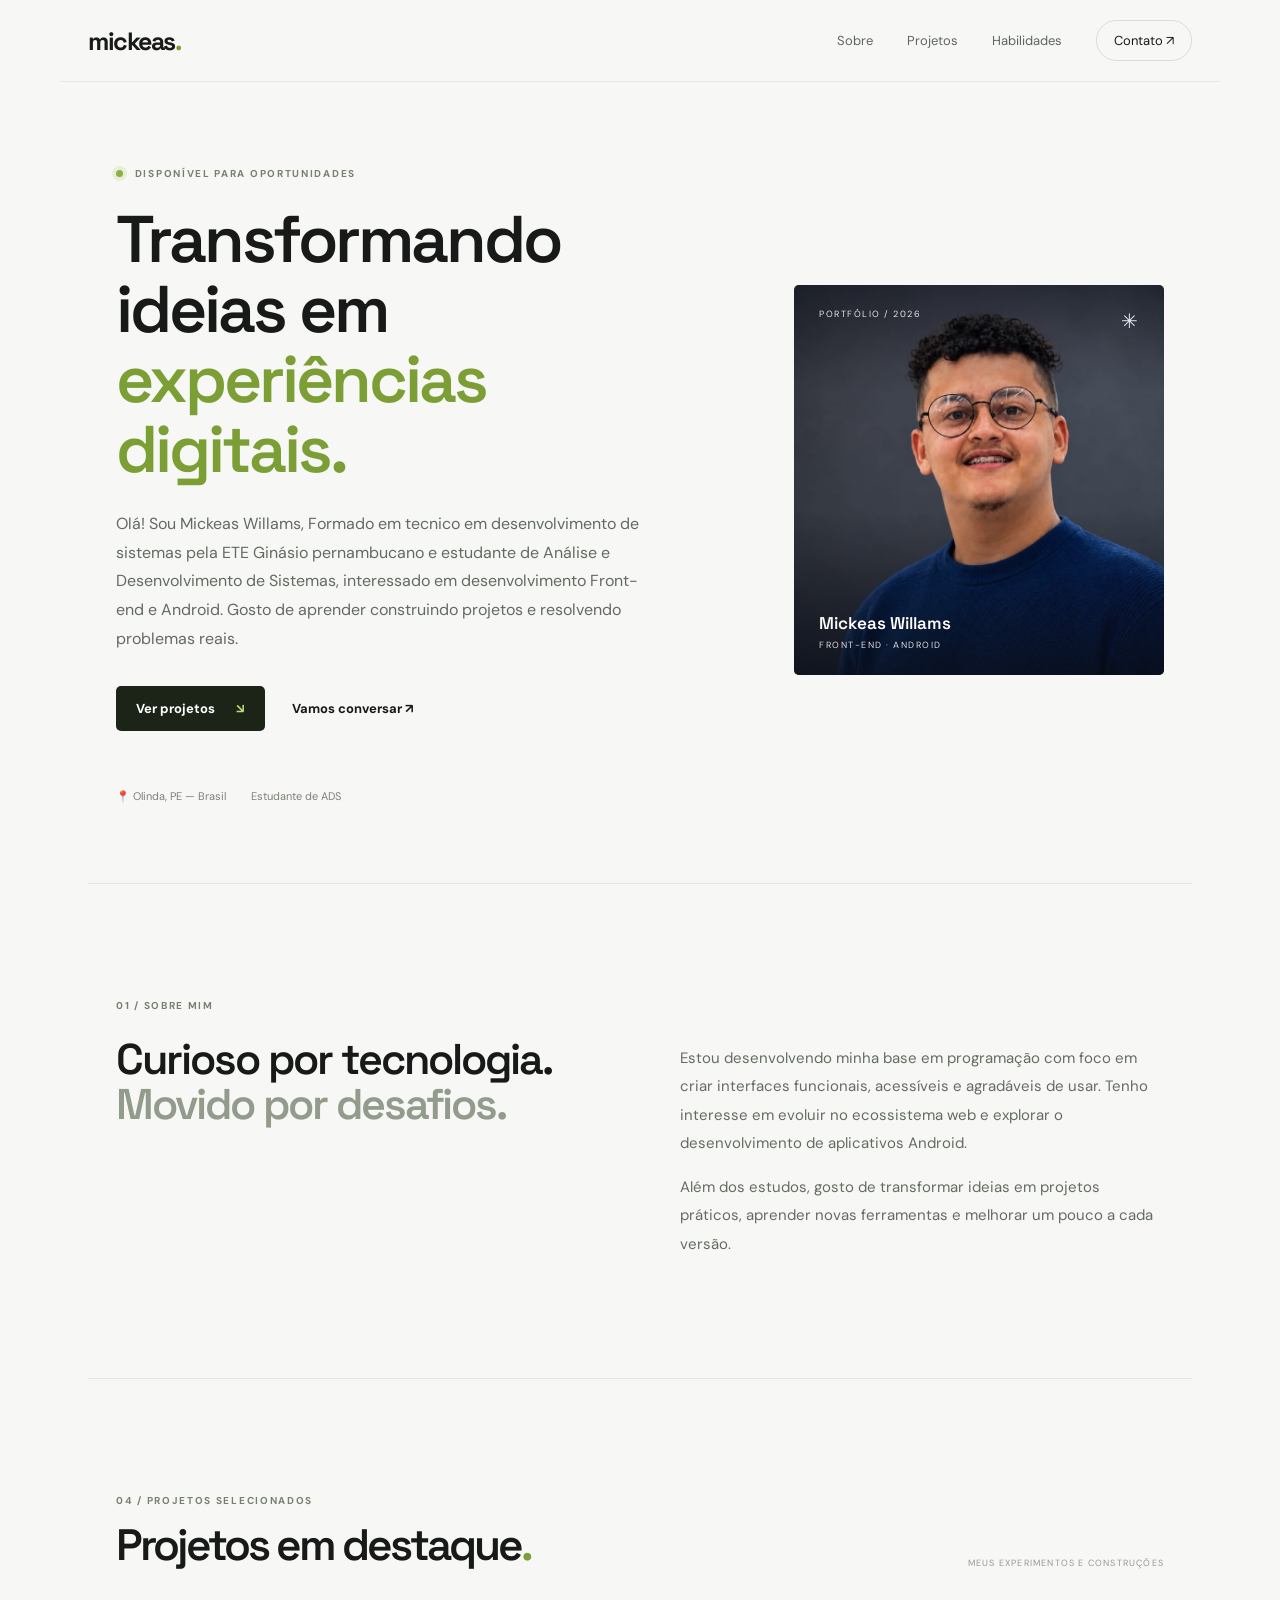
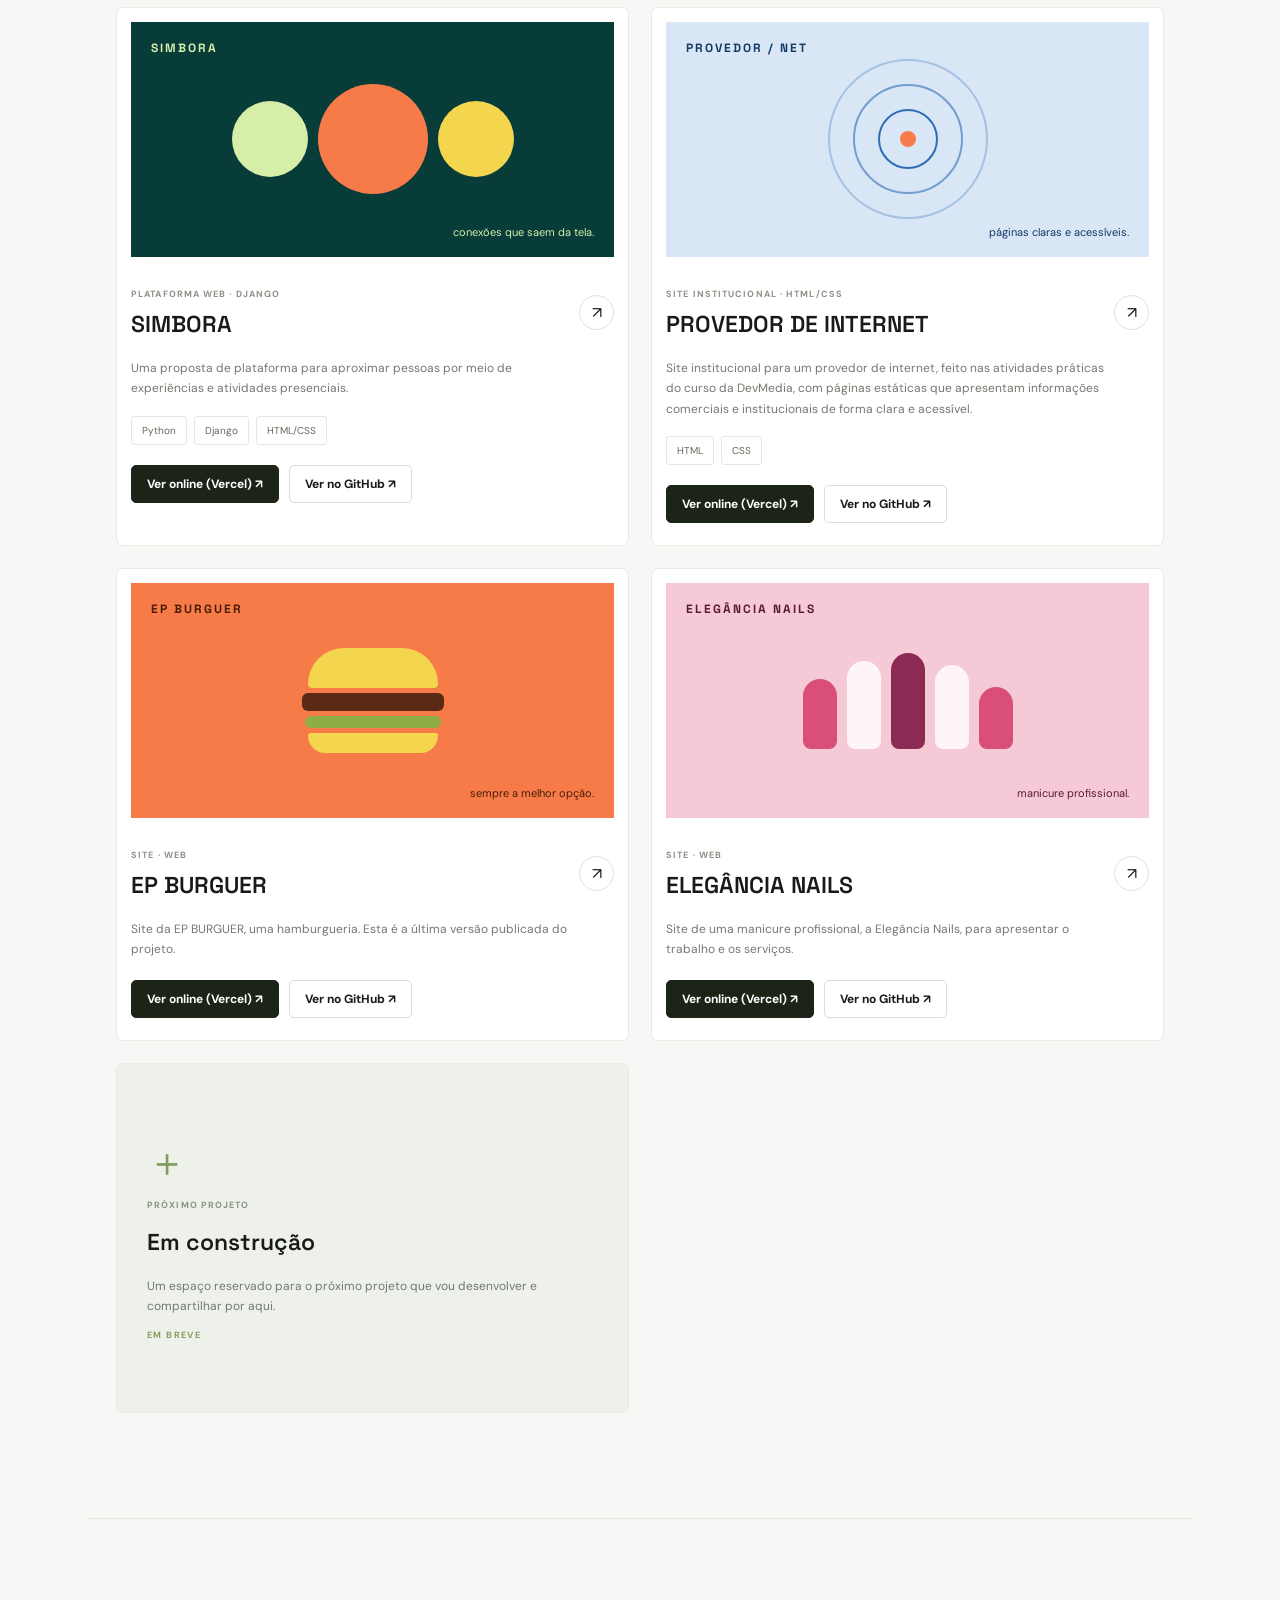
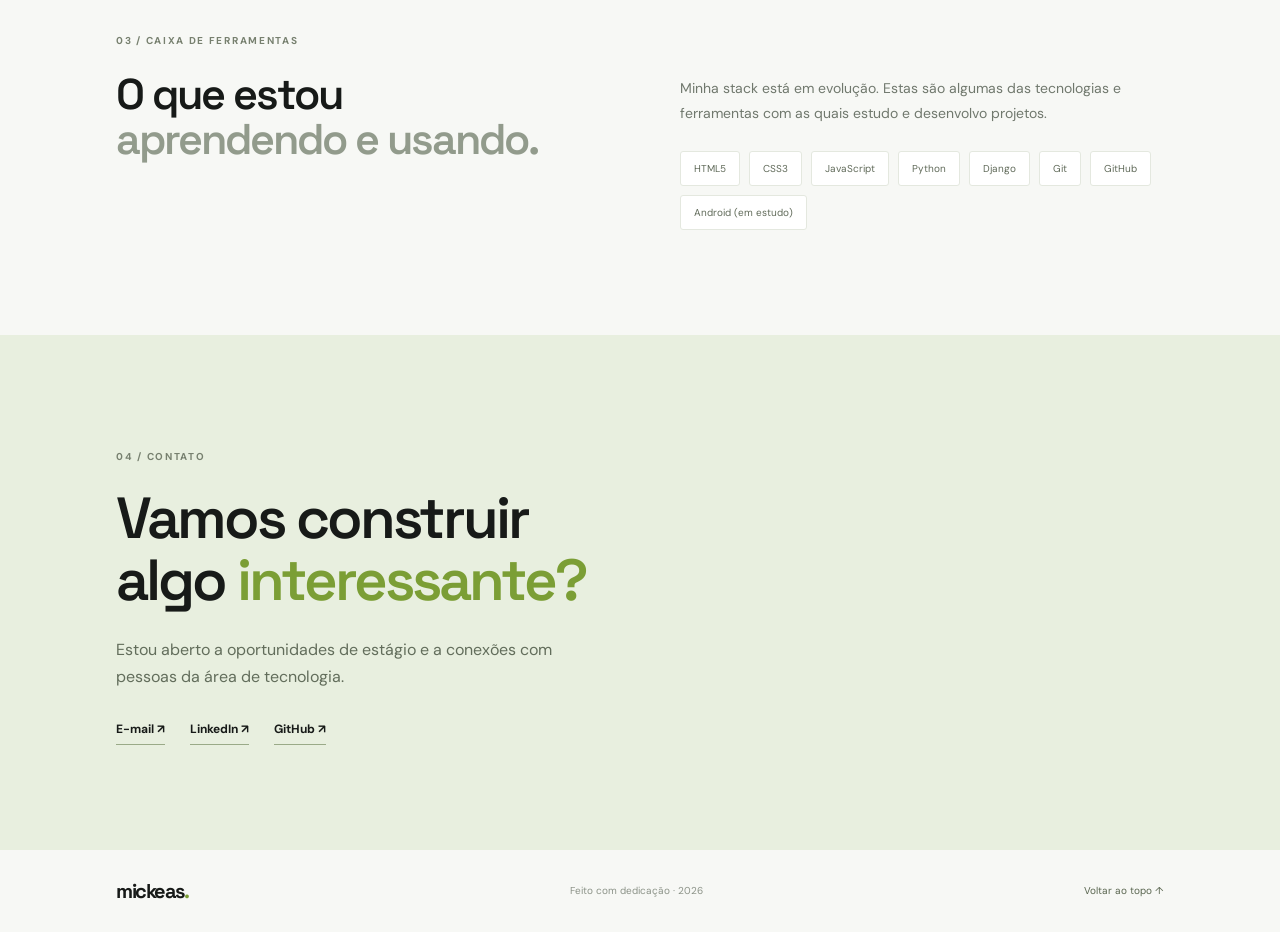
<file: index.html>
<!DOCTYPE html>
<html lang="pt-BR">
<head>
  <meta charset="UTF-8">
  <meta name="viewport" content="width=device-width, initial-scale=1.0">
  <meta name="description" content="Portfólio de Mickeas Willams — desenvolvimento front-end e Android.">
  <title>Mickeas Willams | Desenvolvedor em formação</title>
  <link rel="preconnect" href="https://fonts.googleapis.com">
  <link rel="preconnect" href="https://fonts.gstatic.com" crossorigin>
  <link href="https://fonts.googleapis.com/css2?family=DM+Sans:wght@400;500;600;700&family=Space+Grotesk:wght@400;500;600;700&display=swap" rel="stylesheet">
  <link rel="stylesheet" href="assets/css/base.css">
  <link rel="stylesheet" href="projetos/simbora/estilo.css">
  <link rel="stylesheet" href="projetos/provedor-internet/estilo.css">
  <link rel="stylesheet" href="projetos/ep-burguer/estilo.css">
  <link rel="stylesheet" href="projetos/elegancia-nails/estilo.css">
</head>
<body>
  <header class="topbar">
    <a class="logo" href="#inicio">mickeas<span>.</span></a>
    <nav aria-label="Navegação principal">
      <a href="#sobre">Sobre</a>
      <a href="#projetos">Projetos</a>
      <a href="#habilidades">Habilidades</a>
      <a class="nav-contact" href="#contato">Contato ↗</a>
    </nav>
  </header>

  <main>
    <section class="hero section" id="inicio">
      <div class="hero-copy">
        <p class="eyebrow"><span class="status-dot"></span> DISPONÍVEL PARA OPORTUNIDADES</p>
        <h1>Transformando ideias em <span>experiências digitais.</span></h1>
        <p class="intro">Olá! Sou Mickeas Willams, Formado em tecnico em desenvolvimento de sistemas pela ETE Ginásio pernambucano e estudante de Análise e Desenvolvimento de Sistemas, interessado em desenvolvimento Front-end e Android. Gosto de aprender construindo projetos e resolvendo problemas reais.</p>
        <div class="hero-actions">
          <a class="button primary" href="#projetos">Ver projetos <span>↘</span></a>
          <a class="text-link" href="#contato">Vamos conversar ↗</a>
        </div>
        <div class="hero-meta"><span>📍 Olinda, PE — Brasil</span><span>Estudante de ADS</span></div>
      </div>
      <div class="hero-card" aria-label="Cartão de apresentação">
        <div class="card-top"><span>PORTFÓLIO / 2026</span><span>✳</span></div>
        <img class="hero-photo" src="assets/img/foto.jpg" alt="Foto de Mickeas Willams" width="800" height="1200">
        <div class="card-bottom"><strong>Mickeas Willams</strong><span>FRONT-END · ANDROID</span></div>
      </div>
    </section>

    <section class="section about" id="sobre">
      <div class="section-heading"><p class="eyebrow">01 / SOBRE MIM</p><h2>Curioso por tecnologia.<br><span>Movido por desafios.</span></h2></div>
      <div class="about-text">
        <p>Estou desenvolvendo minha base em programação com foco em criar interfaces funcionais, acessíveis e agradáveis de usar. Tenho interesse em evoluir no ecossistema web e explorar o desenvolvimento de aplicativos Android.</p>
        <p>Além dos estudos, gosto de transformar ideias em projetos práticos, aprender novas ferramentas e melhorar um pouco a cada versão.</p>
      </div>
    </section>

    <section class="section projects" id="projetos">
      <div class="section-title-row"><div><p class="eyebrow">04 / PROJETOS SELECIONADOS</p><h2>Projetos em destaque<span>.</span></h2></div><span class="muted">MEUS EXPERIMENTOS E CONSTRUÇÕES</span></div>
      <div class="project-grid">
        <!-- Projeto: SIMBORA (pasta projetos/simbora) -->
        <article class="project-card project-dark">
          <div class="project-visual simbora-visual"><span class="visual-label">SIMBORA</span><div class="visual-shapes"><i></i><i></i><i></i></div><span class="visual-caption">conexões que saem da tela.</span></div>
          <div class="project-info"><div><p class="project-type">PLATAFORMA WEB · DJANGO</p><h3>SIMBORA</h3></div><a class="round-link" href="https://simbora-lab.vercel.app/index-logado.html" target="_blank" rel="noreferrer" aria-label="Ver SIMBORA online">↗</a></div>
          <p class="project-description">Uma proposta de plataforma para aproximar pessoas por meio de experiências e atividades presenciais.</p>
          <div class="tags"><span>Python</span><span>Django</span><span>HTML/CSS</span></div>
          <div class="project-actions"><a class="solid" href="https://simbora-lab.vercel.app/" target="_blank" rel="noreferrer">Ver online (Vercel) ↗</a><a href="https://github.com/simboralab/front-end" target="_blank" rel="noreferrer">Ver no GitHub ↗</a></div>
        </article>

        <!-- Projeto: PROVEDOR DE INTERNET (pasta projetos/provedor-internet) -->
        <article class="project-card project-light">
          <div class="project-visual net-visual"><span class="visual-label">PROVEDOR / NET</span><div class="net-waves"><i></i><i></i><i></i><b></b></div><span class="visual-caption">páginas claras e acessíveis.</span></div>
          <div class="project-info"><div><p class="project-type">SITE INSTITUCIONAL · HTML/CSS</p><h3>PROVEDOR DE INTERNET</h3></div><a class="round-link" href="projetos/provedor-internet/index.html" target="_blank" rel="noreferrer" aria-label="Abrir Provedor de Internet">↗</a></div>
          <p class="project-description">Site institucional para um provedor de internet, feito nas atividades práticas do curso da DevMedia, com páginas estáticas que apresentam informações comerciais e institucionais de forma clara e acessível.</p>
          <div class="tags"><span>HTML</span><span>CSS</span></div>
          <div class="project-actions"><a href="https://provedorinternet.vercel.app/" target="_blank" rel="noreferrer" class="solid">Ver online (Vercel) ↗</a><a href="https://github.com/mickeas/provedor_internet" target="_blank" rel="noreferrer">Ver no GitHub ↗</a></div>
        </article>

        <!-- Projeto: EP BURGUER (pasta projetos/ep-burguer) -->
        <article class="project-card project-light">
          <div class="project-visual burger-visual"><span class="visual-label">EP BURGUER</span><div class="burger"><i></i><i></i><i></i><i></i></div><span class="visual-caption">sempre a melhor opção.</span></div>
          <div class="project-info"><div><p class="project-type">SITE · WEB</p><h3>EP BURGUER</h3></div><a class="round-link" href="projetos/ep-burguer/index.html" target="_blank" rel="noreferrer" aria-label="Abrir EP BURGUER">↗</a></div>
          <p class="project-description">Site da EP BURGUER, uma hamburgueria. Esta é a última versão publicada do projeto.</p>
          <div class="project-actions"><a href="https://site-ep-burguer-v02.vercel.app/" target="_blank" rel="noreferrer"  class="solid">Ver online (Vercel) ↗</a><a href="https://github.com/mickeas/site-EP_burguer-v02" target="_blank" rel="noreferrer">Ver no GitHub ↗</a></div>
        </article>

        <!-- Projeto: ELEGÂNCIA NAILS (pasta projetos/elegancia-nails) -->
        <article class="project-card project-light">
          <div class="project-visual nails-visual"><span class="visual-label">ELEGÂNCIA NAILS</span><div class="nails"><i></i><i></i><i></i><i></i><i></i></div><span class="visual-caption">manicure profissional.</span></div>
          <div class="project-info"><div><p class="project-type">SITE · WEB</p><h3>ELEGÂNCIA NAILS</h3></div><a class="round-link" href="projetos/elegancia-nails/index.html" target="_blank" rel="noreferrer" aria-label="Abrir Elegância Nails">↗</a></div>
          <p class="project-description">Site de uma manicure profissional, a Elegância Nails, para apresentar o trabalho e os serviços.</p>
          <div class="project-actions"><a href="https://site-manicure-cristylle.vercel.app/" target="_blank" rel="noreferrer" class="solid">Ver online (Vercel) ↗</a><a href="https://github.com/mickeas/site-manicure-Cristylle" target="_blank" rel="noreferrer">Ver no GitHub ↗</a></div>
        </article>

        <!-- Próximo projeto -->
        <article class="project-card project-placeholder">
          <div class="placeholder-icon">＋</div><p class="project-type">PRÓXIMO PROJETO</p><h3>Em construção</h3>
          <p class="project-description">Um espaço reservado para o próximo projeto que vou desenvolver e compartilhar por aqui.</p>
          <span class="coming-soon">EM BREVE</span>
        </article>
      </div>
    </section>

    <section class="section skills" id="habilidades">
      <div><p class="eyebrow">03 / CAIXA DE FERRAMENTAS</p><h2>O que estou<br><span>aprendendo e usando.</span></h2></div>
      <div class="skill-content"><p>Minha stack está em evolução. Estas são algumas das tecnologias e ferramentas com as quais estudo e desenvolvo projetos.</p><div class="skill-list"><span>HTML5</span><span>CSS3</span><span>JavaScript</span><span>Python</span><span>Django</span><span>Git</span><span>GitHub</span><span>Android (em estudo)</span></div></div>
    </section>

    <section class="contact section" id="contato">
      <p class="eyebrow">04 / CONTATO</p><h2>Vamos construir<br>algo <span>interessante?</span></h2>
      <p>Estou aberto a oportunidades de estágio e a conexões com pessoas da área de tecnologia.</p>
      <div class="contact-links">
        <a href="mailto:SEU-EMAIL@EXEMPLO.COM">E-mail ↗</a>
        <a href="https://www.linkedin.com/in/mickeas-willams-27588416a/" target="_blank" rel="noreferrer">LinkedIn ↗</a>
        <a href="https://github.com/" target="_blank" rel="noreferrer">GitHub ↗</a>
      </div>
    </section>
  </main>
  <footer><a class="logo" href="#inicio">mickeas<span>.</span></a><span>Feito com dedicação · 2026</span><a href="#inicio">Voltar ao topo ↑</a></footer>
  <script src="assets/js/main.js"></script>
</body>
</html>
</file>
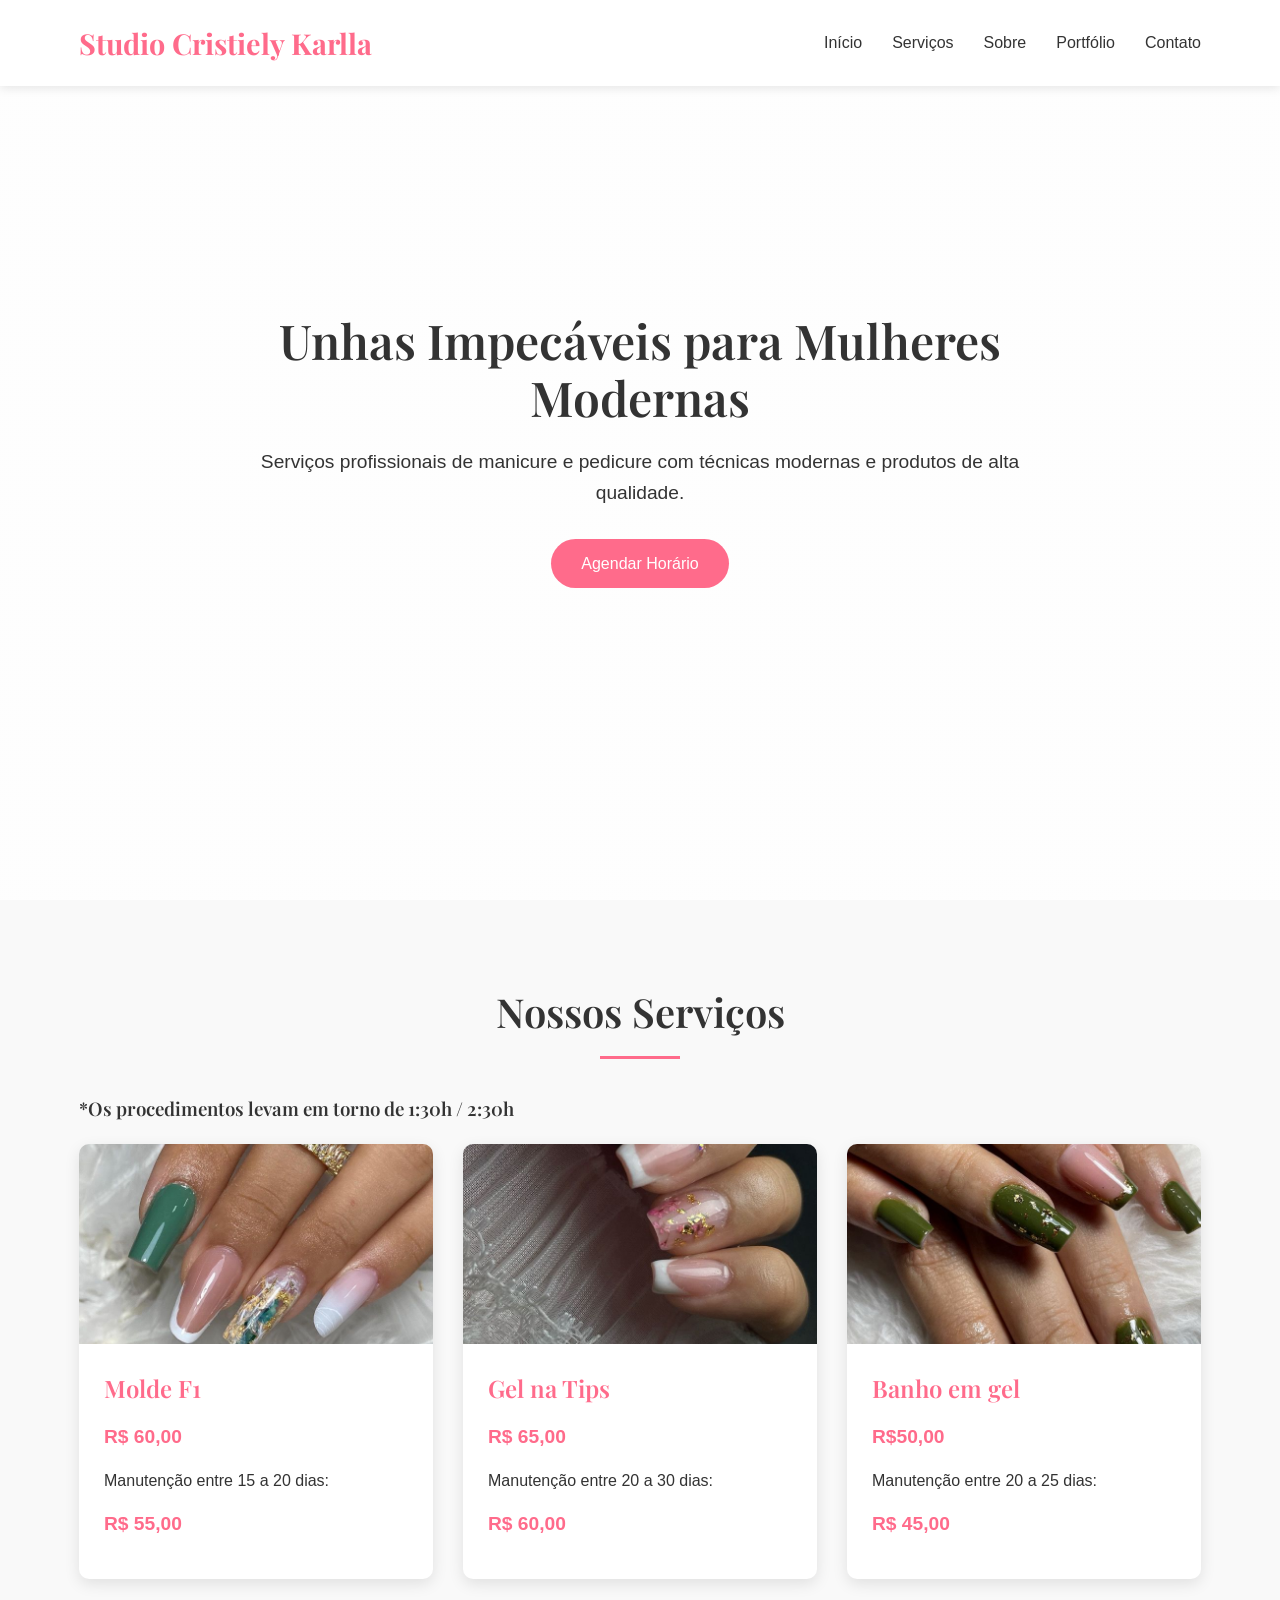
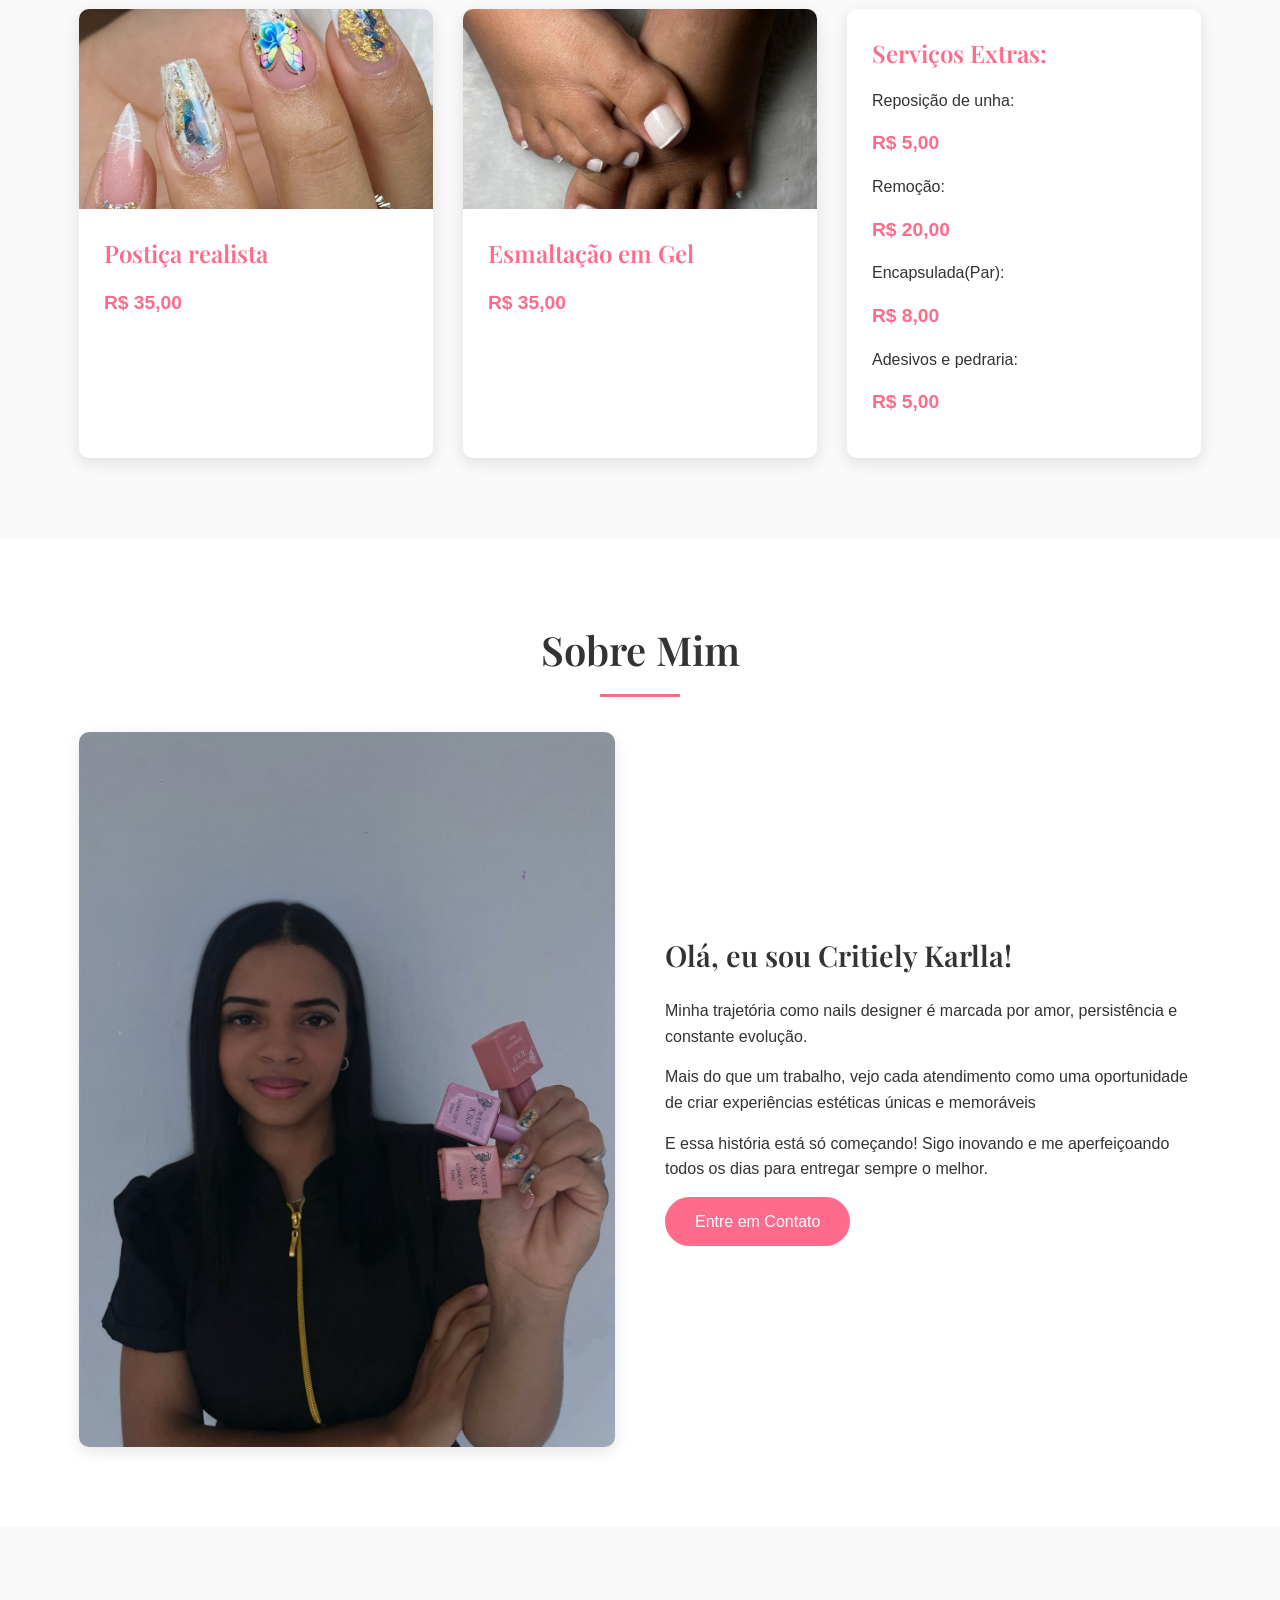
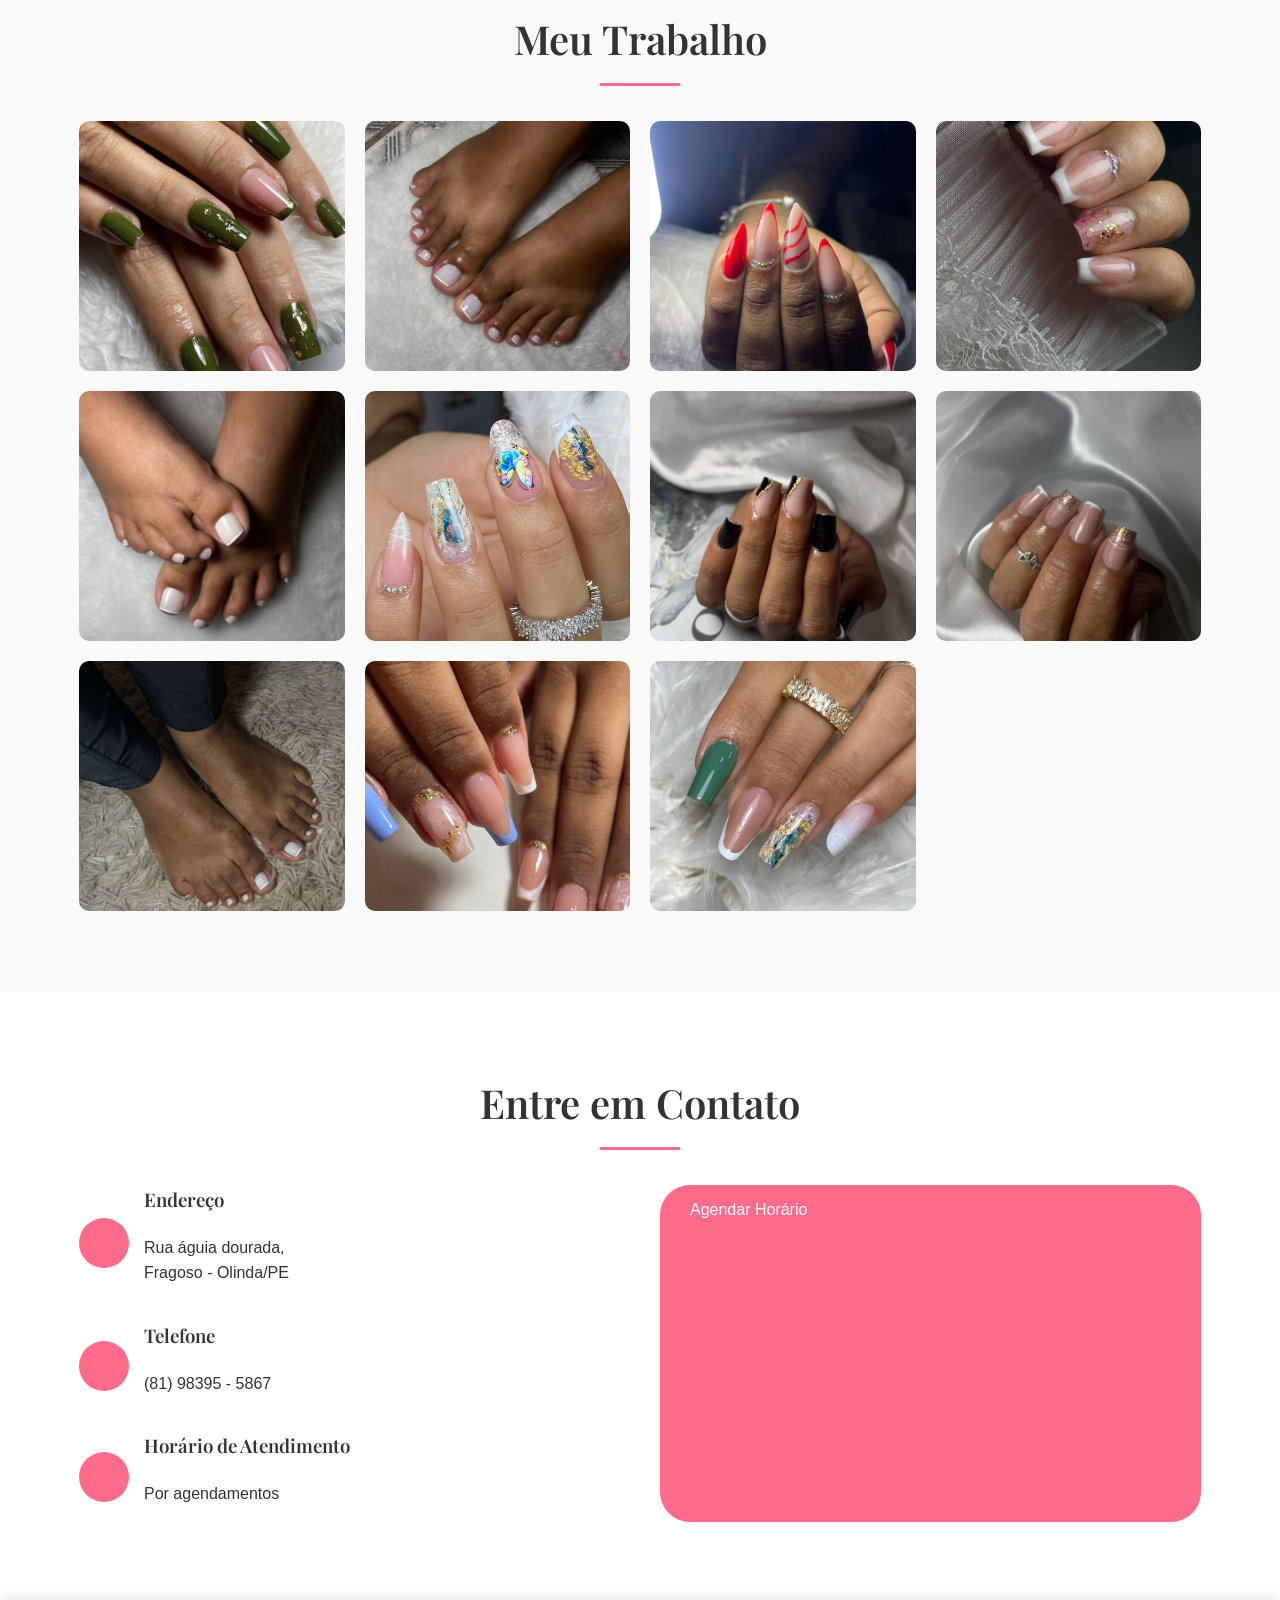
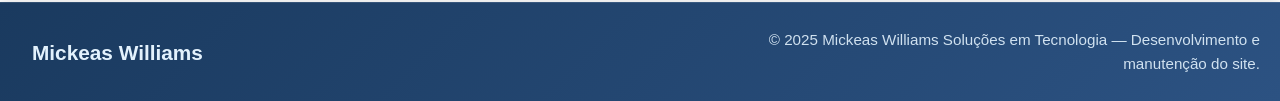
<file: projetos/elegancia-nails/index.html>
<!DOCTYPE html>
<html lang="pt-BR">

<head>
    <meta charset="UTF-8">
    <meta name="viewport" content="width=device-width, initial-scale=1.0">
    <link rel="stylesheet" href="assert/styles/style.css">
    <link rel="stylesheet" href="assert/styles/style-footer.css">
    <title>Elegância Nails - Manicure Profissional</title>
    <link rel="preconnect" href="https://fonts.googleapis.com">
    <link rel="preconnect" href="https://fonts.gstatic.com" crossorigin>
    <link href="https://fonts.googleapis.com/css2?family=Playfair+Display:ital,wght@0,400..900;1,400..900&display=swap"
        rel="stylesheet">
</head>

<body>
    <!-- Header -->
    <header>
        <div class="container">
            <nav class="navbar">
                <a href="#" class="logo">Studio Cristiely Karlla</a>
                <ul class="nav-links">
                    <li><a href="#home">Início</a></li>
                    <li><a href="#services">Serviços</a></li>
                    <li><a href="#about">Sobre</a></li>
                    <li><a href="#portfolio">Portfólio</a></li>
                    <li><a href="#contact">Contato</a></li>
                </ul>
                <div class="mobile-menu">
                    <i class="fas fa-bars"></i>
                </div>
            </nav>
        </div>
    </header>

    <!-- Hero Section -->
    <section class="hero" id="home">
        <div class="container">
            <div class="hero-content">
                <h1>Unhas Impecáveis para Mulheres Modernas</h1>
                <p>Serviços profissionais de manicure e pedicure com técnicas modernas e produtos de alta qualidade.</p>
                <a href="https://wa.me/5581983955867?text=Olá! Gostaria de agendar um horário." class="btn" target="_blank">Agendar Horário</a>
            </div>
        </div>
    </section>

    <!-- Serviços -->
    <section id="services">
        <div class="container">
            <h2>Nossos Serviços</h2>
            <h3>*Os procedimentos levam em torno de 1:30h / 2:30h</h3>
            <div class="services-grid">
                <div class="service-card">
                    <div class="service-img" style="background-image: url(assert/imgs/moldeF1.jpg);">
                    </div>
                    <div class="service-content">
                        <h3>Molde F1</h3>
                        <p class="price">R$ 60,00</p>
                        <p>Manutenção entre 15 a 20 dias:</p>
                        <p class="price">R$ 55,00</p>
                    </div>
                </div>
                <div class="service-card">
                    <div class="service-img" style="background-image: url(assert/imgs/gel-em-tips.jpg);">
                    </div>
                    <div class="service-content">
                        <h3>Gel na Tips</h3>
                        <p class="price">R$ 65,00</p>
                        <p>Manutenção entre 20 a 30 dias:</p>
                        <p class="price">R$ 60,00</p>
                    </div>
                </div>
                <div class="service-card">
                    <div class="service-img" style="background-image: url(assert/imgs/banho-de-gel.jpg);">
                    </div>
                    <div class="service-content">
                        <h3>Banho em gel</h3>
                        <p class="price">R$50,00</p>
                        <p>Manutenção entre 20 a 25 dias:</p>
                        <p class="price">R$ 45,00</p>
                    </div>
                </div>
                <div class="service-card">
                    <div class="service-img" style="background-image: url(assert/imgs/postica-realista.jpg);">
                    </div>
                    <div class="service-content">
                        <h3>Postiça realista</h3>
                        <p class="price">R$ 35,00</p>
                    </div>
                </div>
                <div class="service-card">
                    <div class="service-img" style="background-image: url(assert/imgs/manicure+pedicure.jpg);">
                    </div>
                    <div class="service-content">
                        <h3>Esmaltação em Gel</h3>
                        <p class="price">R$ 35,00</p>
                    </div>
                </div>
                <div class="service-card">
                    <div class="service-content">
                        <h3>Serviços Extras:</h3>
                        <p>Reposição de unha:</p>
                        <p class="price">R$ 5,00</p>

                        <p>Remoção:</p>
                        <p class="price">R$ 20,00</p>

                        <p>Encapsulada(Par):</p>
                        <p class="price">R$ 8,00</p>

                        <p>Adesivos e pedraria:</p>
                        <p class="price">R$ 5,00</p>


                    </div>
                </div>
            </div>
        </div>
    </section>

    <!-- Sobre -->
    <section class="about" id="about">
        <div class="container">
            <h2>Sobre Mim</h2>
            <div class="about-content">
                <div class="about-img">
                    <img src="assert/imgs/img-profissional.jpg" alt="Manicure profissional">
                </div>
                <div class="about-text">
                    <h3>Olá, eu sou Critiely Karlla!</h3>
                    <p>Minha trajetória como nails designer é
                        marcada por amor, persistência e constante
                        evolução.</p>
                    <p>Mais do que um trabalho, vejo cada
                        atendimento como uma oportunidade de criar
                        experiências estéticas únicas e memoráveis</p>
                    <p> E
                        essa história está só começando! Sigo
                        inovando e me aperfeiçoando todos os dias
                        para entregar sempre o melhor.</p>
                    <a href="https://wa.me/5581983955867?text=Olá! Gostaria de agendar um horário." class="btn" target="_blank">Entre em Contato</a>
                </div>
            </div>
        </div>
    </section>

    <!-- Portfólio -->
    <section id="portfolio">
        <div class="container">
            <h2>Meu Trabalho</h2>
            <div class="portfolio-grid">
                <div class="portfolio-item">
                    <img src="assert/imgs/banho-de-gel.jpg" alt="">
                </div>
                <div class="portfolio-item">
                    <img src="assert/imgs/esmaltacao-em-gel.jpg" alt="">
                </div>
                <div class="portfolio-item">
                    <img src="assert/imgs/estilo-vermelho.jpg" alt="">
                </div>
                <div class="portfolio-item">
                    <img src="assert/imgs/gel-em-tips.jpg" alt="">
                </div>
                <div class="portfolio-item">
                    <img src="assert/imgs/manicure+pedicure.jpg" alt="">
                </div>
                <div class="portfolio-item">
                    <img src="assert/imgs/postica-realista.jpg" alt="">
                </div>
                <div class="portfolio-item">
                    <img src="assert/imgs/Imagem do WhatsApp de 2025-11-10 à(s) 14.59.01_36a9c683.jpg" alt="">
                </div>
                <div class="portfolio-item">
                    <img src="assert/imgs/Imagem do WhatsApp de 2025-11-10 à(s) 14.59.02_0e84ef9f.jpg" alt="">
                </div>
                <div class="portfolio-item">
                    <img src="assert/imgs/Imagem do WhatsApp de 2025-11-10 à(s) 14.59.02_18d85b33.jpg" alt="">
                </div>
                <div class="portfolio-item">
                    <img src="assert/imgs/Imagem do WhatsApp de 2025-11-10 à(s) 14.59.03_a75e39d0.jpg" alt="">
                </div>
                <div class="portfolio-item">
                    <img src="assert/imgs/moldeF1.jpg" alt="">
                </div>

            </div>
        </div>
    </section>

    <!-- Contato -->
    <section class="contact" id="contact">
        <div class="container">
            <h2>Entre em Contato</h2>
            <div class="contact-container">
                <div class="contact-info">
                    <div class="contact-item">
                        <div class="contact-icon">
                            <i class="fas fa-map-marker-alt"></i>
                        </div>
                        <div>
                            <h3>Endereço</h3>
                            <p>Rua águia dourada,<br>Fragoso - Olinda/PE</p>
                        </div>
                    </div>
                    <div class="contact-item">
                        <div class="contact-icon">
                            <i class="fas fa-phone"></i>
                        </div>
                        <div>
                            <h3>Telefone</h3>
                            <p>(81) 98395 - 5867</p>
                        </div>
                    </div>
                    <div class="contact-item">
                        <div class="contact-icon">
                            <i class="fas fa-clock"></i>
                        </div>
                        <div>
                            <h3>Horário de Atendimento</h3>
                            <p>Por agendamentos</p>
                        </div>
                    </div>
                </div>
                <a href="https://wa.me/5581983955867?text=Olá! Gostaria de agendar um horário." class="btn" target="_blank">Agendar Horário</a>
            </div>
        </div>
    </section>

    <!-- Footer -->
   <!-- Footer -->
<div class="footer-bottom">
    <div class="footer-logo">
        <i class="fas fa-laptop-code"></i>
        <span>Mickeas Williams</span>
    </div>
    <p>© 2025 Mickeas Williams Soluções em Tecnologia — Desenvolvimento e manutenção do site.</p>
</div>
</body>

</html>
</file>
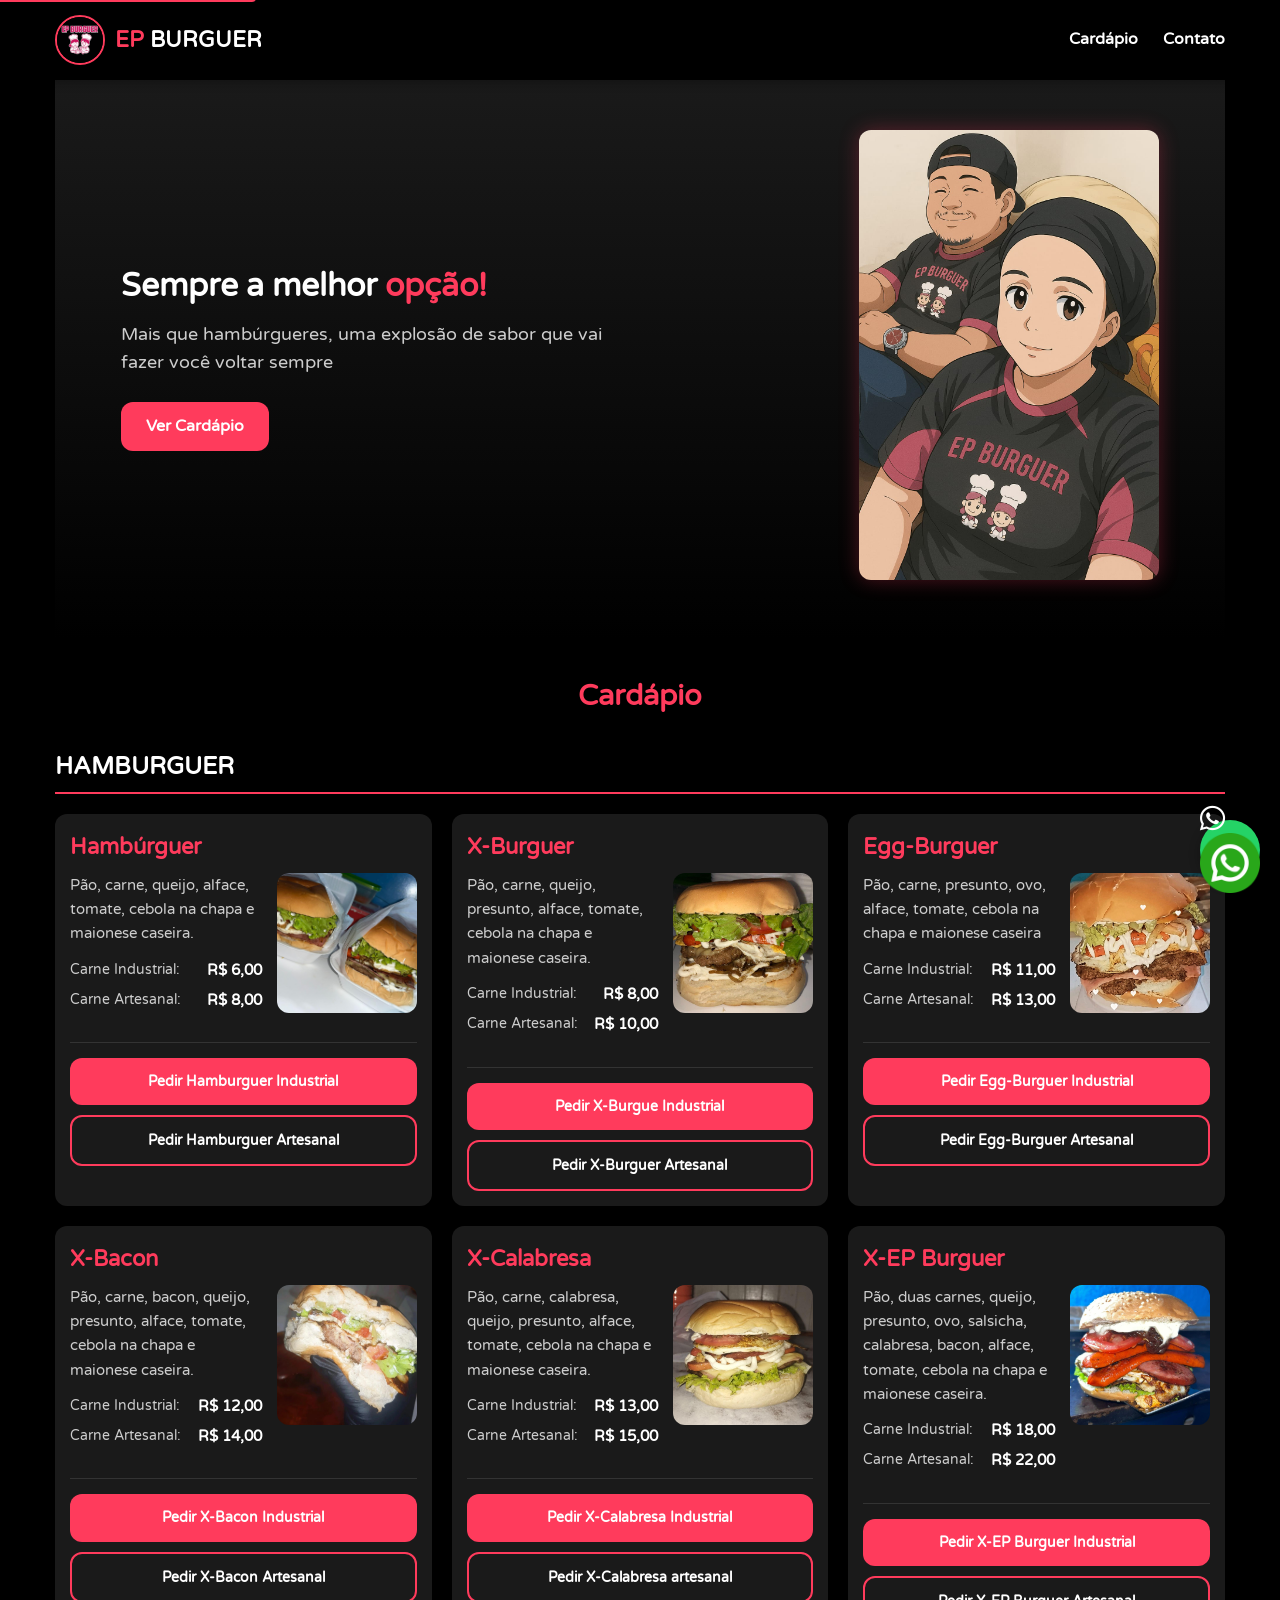
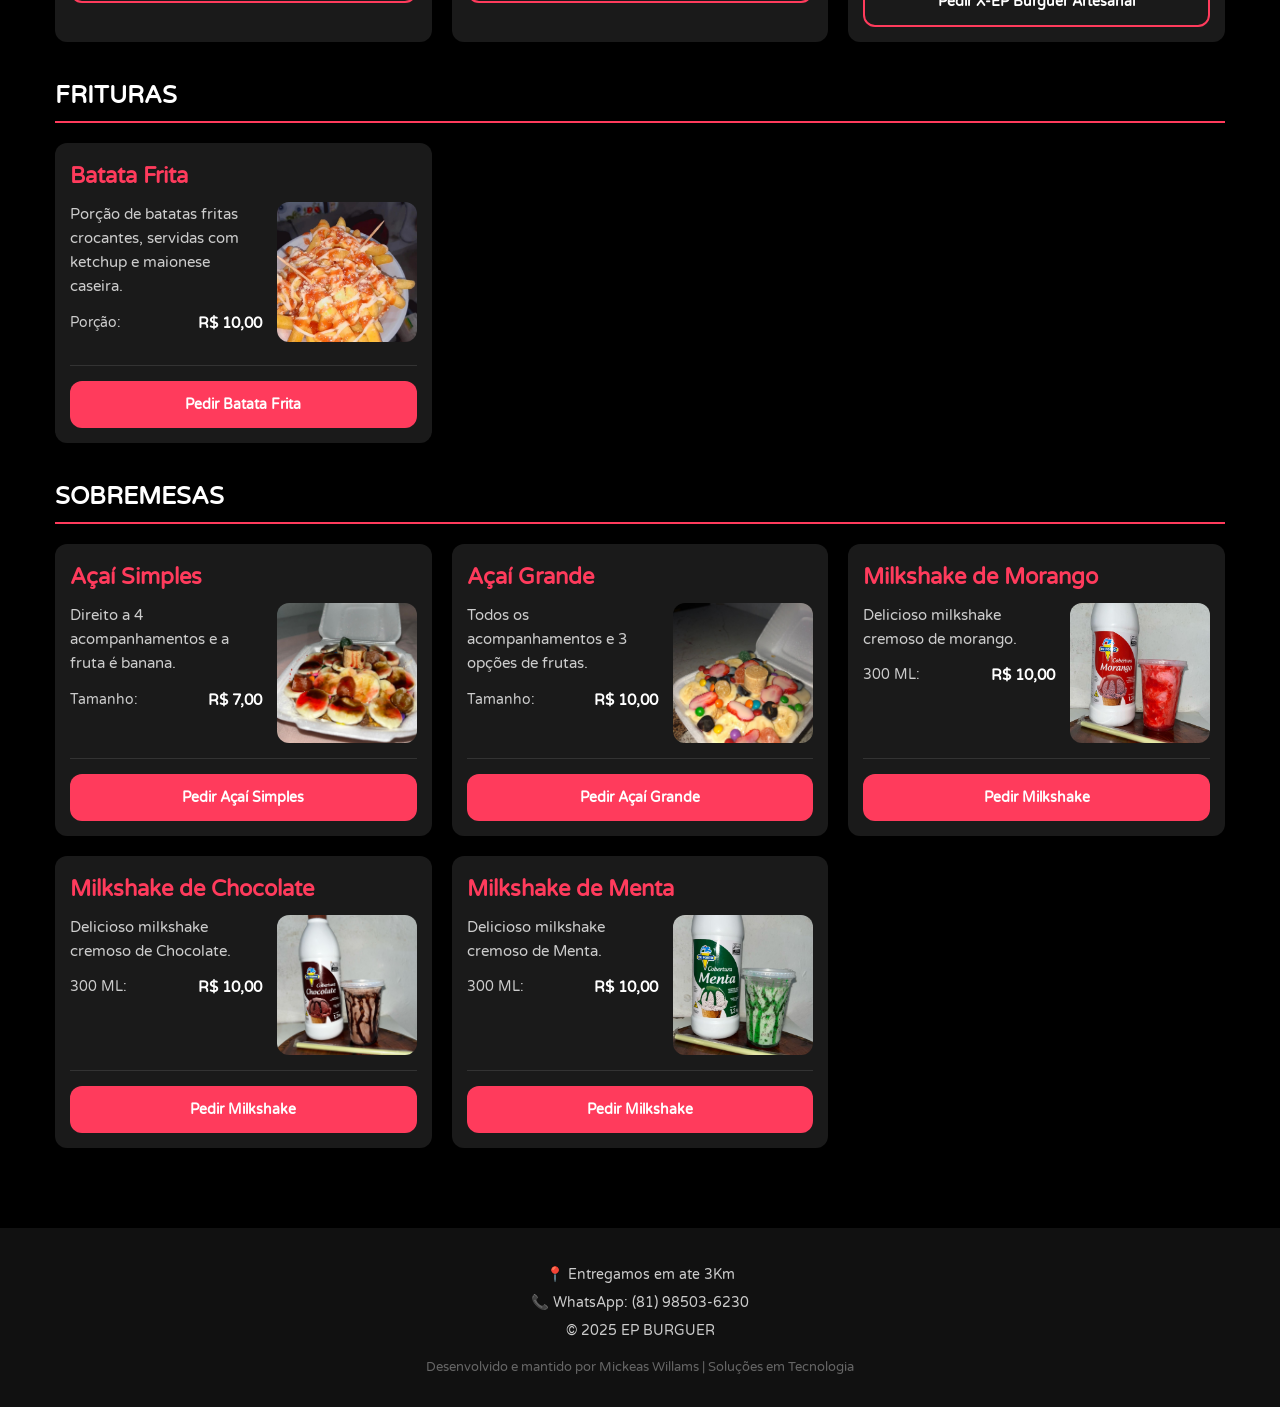
<file: projetos/ep-burguer/index.html>
<!DOCTYPE html>
<html lang="pt-br">

<head>
    <meta charset="UTF-8">
    <meta name="viewport" content="width=device-width, initial-scale=1.0">
    <title>EP BURGUER - Sempre a melhor opção!</title>
    <meta name="description"
        content="Hamburgueria EP Burguer - Mais que hambúrgueres, uma explosão de sabor! Cardápio com X-Bacon, X-EP Burguer, fritas, açaí e milkshakes.">
    <link rel="stylesheet" href="assert/styles/style.css">
    <link rel="stylesheet" href="https://cdnjs.cloudflare.com/ajax/libs/font-awesome/6.4.0/css/all.min.css"
        integrity="sha512-p1BbO6/fHb8xk+XlRf2ozYh7IwPTvcm6G8YXK7T9ZB5u5tW+PjVhGbROJ6l0y6aUf5G9/GKycR6XnnU7/wfW1g=="
        crossorigin="anonymous" referrerpolicy="no-referrer" />


    <link rel="preconnect" href="https://fonts.googleapis.com">
    <link rel="preconnect" href="https://fonts.gstatic.com" crossorigin>
    <link href="https://fonts.googleapis.com/css2?family=Varela+Round&display=swap" rel="stylesheet">
</head>

<body>
    <a href="#main-content" class="skip-link">Pular para o conteúdo principal</a>

    <!-- Header -->
    <header class="site-header" role="banner">
        <nav class="navbar" aria-label="Navegação principal">
            <a href="#" class="brand">
                <img src="assert/imgs/logo.jpg" alt="EP Burguer" class="brand-logo">
                <h1 class="brand-name">EP <span>BURGUER</span></h1>
            </a>

            <button class="nav-toggle" aria-expanded="false" aria-controls="nav-menu" aria-label="Abrir menu">
                <i class="fas fa-bars" aria-hidden="true"></i>
            </button>

            <ul class="nav-menu" id="nav-menu" role="menubar">
                <li role="none"><a href="#cardapio" class="nav-link" role="menuitem">Cardápio</a></li>
                <li role="none"><a href="#contato" class="nav-link" role="menuitem">Contato</a></li>
            </ul>
        </nav>
    </header>

    <!-- Main Content -->
    <main id="main-content" class="main-content" tabindex="-1">
        <!-- Hero Section -->
        <section class="hero" aria-labelledby="hero-title">
            <div class="hero-content">
                <div class="hero-text">
                    <h1 id="hero-title" class="hero-title">Sempre a melhor <span>opção!</span></h1>
                    <p class="hero-description">Mais que hambúrgueres, uma explosão de sabor que vai fazer você voltar
                        sempre</p>
                    <a href="#cardapio" class="btn">Ver Cardápio</a>
                </div>
                <div class="hero-image">
                    <img src="assert/imgs/donos-da-epBurguer.jpg" alt="Hambúrguer EP Burguer">
                </div>
            </div>
        </section>

        <!-- Menu Section -->
        <section class="menu-section" id="cardapio" aria-labelledby="menu-title">
            <h2 id="menu-title" class="section-title">Cardápio</h2>

            <!-- Hamburguers -->
            <section aria-labelledby="hamburguers-title">
                <h3 id="hamburguers-title" class="category-title">HAMBURGUER</h3>
                <div class="products-grid">
                    <!-- Hambúrguer Simples -->
                    <article class="product-card">
                        <header class="product-header">
                            <h4 class="product-title">Hambúrguer</h4>
                        </header>
                        <div class="product-body">
                            <div class="product-info">
                                <p class="product-description">Pão, carne, queijo, alface, tomate, cebola na chapa e
                                    maionese caseira.</p>
                                <div class="product-prices">
                                    <div class="price-item">
                                        <span class="price-type">Carne Industrial:</span>
                                        <span class="price-value">R$ 6,00</span>
                                    </div>
                                    <div class="price-item">
                                        <span class="price-type">Carne Artesanal:</span>
                                        <span class="price-value">R$ 8,00</span>
                                    </div>
                                </div>
                            </div>
                            <img src="assert/imgs/hamburguer-simples.jpg" alt="Hambúrguer Simples"
                                class="product-image">
                        </div>
                        <div class="divider" role="separator"></div>
                        <footer class="product-actions">
                            <a href="https://wa.me/5581985036230?text=Ol%C3%A1%2C%20gostaria%20de%20fazer%20um%20pedido%20do%20Hamburguer"
                                class="btn-order">Pedir Hamburguer Industrial</a>
                            <a href="https://wa.me/5581985036230?text=Ol%C3%A1%2C%20gostaria%20de%20fazer%20um%20pedido%20do%20Hamburguer"
                                class="btn-order btn-secondary">Pedir Hamburguer Artesanal</a>
                        </footer>
                    </article>

                    <!-- X-Burguer -->
                    <article class="product-card">
                        <header class="product-header">
                            <h4 class="product-title">X-Burguer</h4>
                        </header>
                        <div class="product-body">
                            <div class="product-info">
                                <p class="product-description">Pão, carne, queijo, presunto, alface, tomate, cebola na
                                    chapa e maionese caseira.</p>
                                <div class="product-prices">
                                    <div class="price-item">
                                        <span class="price-type">Carne Industrial:</span>
                                        <span class="price-value">R$ 8,00</span>
                                    </div>
                                    <div class="price-item">
                                        <span class="price-type">Carne Artesanal:</span>
                                        <span class="price-value">R$ 10,00</span>
                                    </div>
                                </div>
                            </div>
                            <img src="assert/imgs/x-burguer.jpg" alt="X-Burguer" class="product-image">
                        </div>
                        <div class="divider" role="separator"></div>
                        <footer class="product-actions">
                            <a href="https://wa.me/5581985036230?text=Ol%C3%A1%2C%20gostaria%20de%20fazer%20um%20pedido%20do%20X-Burguer"
                                class="btn-order">Pedir X-Burgue Industrial</a>
                            <a href="https://wa.me/5581985036230?text=Ol%C3%A1%2C%20gostaria%20de%20fazer%20um%20pedido%20do%20X-Burguer"
                                class="btn-order btn-secondary">Pedir X-Burguer Artesanal</a>
                        </footer>
                    </article>

                    <!-- Egg-Burguer -->
                    <article class="product-card">
                        <header class="product-header">
                            <h4 class="product-title">Egg-Burguer</h4>
                        </header>
                        <div class="product-body">
                            <div class="product-info">
                                <p class="product-description">Pão, carne, presunto, ovo, alface, tomate, cebola na
                                    chapa e maionese caseira</p>
                                <div class="product-prices">
                                    <div class="price-item">
                                        <span class="price-type">Carne Industrial:</span>
                                        <span class="price-value">R$ 11,00</span>
                                    </div>
                                    <div class="price-item">
                                        <span class="price-type">Carne Artesanal:</span>
                                        <span class="price-value">R$ 13,00</span>
                                    </div>
                                </div>
                            </div>
                            <img src="assert/imgs/egg-burguer.jpg" alt="Hambúrguer Simples" class="product-image">
                        </div>
                        <div class="divider" role="separator"></div>
                        <footer class="product-actions">
                            <a href="https://wa.me/5581985036230?text=Ol%C3%A1%2C%20gostaria%20de%20fazer%20um%20pedido%20do%20Hamburguer"
                                class="btn-order">Pedir Egg-Burguer Industrial</a>
                            <a href="https://wa.me/5581985036230?text=Ol%C3%A1%2C%20gostaria%20de%20fazer%20um%20pedido%20do%20Hamburguer"
                                class="btn-order btn-secondary">Pedir Egg-Burguer Artesanal</a>
                        </footer>
                    </article>

                    <!-- X-Bacon -->
                    <article class="product-card">
                        <header class="product-header">
                            <h4 class="product-title">X-Bacon</h4>
                        </header>
                        <div class="product-body">
                            <div class="product-info">
                                <p class="product-description">Pão, carne, bacon, queijo, presunto, alface, tomate,
                                    cebola na chapa e maionese caseira.</p>
                                <div class="product-prices">
                                    <div class="price-item">
                                        <span class="price-type">Carne Industrial:</span>
                                        <span class="price-value">R$ 12,00</span>
                                    </div>
                                    <div class="price-item">
                                        <span class="price-type">Carne Artesanal:</span>
                                        <span class="price-value">R$ 14,00</span>
                                    </div>
                                </div>
                            </div>
                            <img src="assert/imgs/x-bacon.jpg" alt="X-Bacon" class="product-image">
                        </div>
                        <div class="divider" role="separator"></div>
                        <footer class="product-actions">
                            <a href="https://wa.me/5581985036230?text=Ol%C3%A1%2C%20gostaria%20de%20fazer%20um%20pedido%20do%20X-Bacon%20com%20Carne%20Industrial"
                                class="btn-order">Pedir X-Bacon Industrial</a>
                            <a href="https://wa.me/5581985036230?text=Ol%C3%A1%2C%20gostaria%20de%20fazer%20um%20pedido%20do%20X-Bacon%20com%20Carne%20Artesanal"
                                class="btn-order btn-secondary">Pedir X-Bacon Artesanal</a>
                        </footer>
                    </article>

                    <!-- X-Calabresa -->
                    <article class="product-card">
                        <header class="product-header">
                            <h4 class="product-title">X-Calabresa</h4>
                        </header>
                        <div class="product-body">
                            <div class="product-info">
                                <p class="product-description">Pão, carne, calabresa, queijo, presunto, alface, tomate,
                                    cebola na chapa e maionese caseira.</p>
                                <div class="product-prices">
                                    <div class="price-item">
                                        <span class="price-type">Carne Industrial:</span>
                                        <span class="price-value">R$ 13,00</span>
                                    </div>
                                    <div class="price-item">
                                        <span class="price-type">Carne Artesanal:</span>
                                        <span class="price-value">R$ 15,00</span>
                                    </div>
                                </div>
                            </div>
                            <img src="assert/imgs/x-calabresa.jpg" alt="x-calabresa" class="product-image">
                        </div>
                        <div class="divider" role="separator"></div>
                        <footer class="product-actions">
                            <a href="https://wa.me/5581985036230?text=Ol%C3%A1%2C%20gostaria%20de%20fazer%20um%20pedido%20do%20X-Bacon%20com%20Carne%20Industrial"
                                class="btn-order">Pedir X-Calabresa Industrial</a>
                            <a href="https://wa.me/5581985036230?text=Ol%C3%A1%2C%20gostaria%20de%20fazer%20um%20pedido%20do%20X-Bacon%20com%20Carne%20Artesanal"
                                class="btn-order btn-secondary">Pedir X-Calabresa artesanal</a>
                        </footer>
                    </article>

                    <!-- X-EP Burguer -->
                    <article class="product-card">
                        <header class="product-header">
                            <h4 class="product-title">X-EP Burguer</h4>
                        </header>
                        <div class="product-body">
                            <div class="product-info">
                                <p class="product-description">Pão, duas carnes, queijo, presunto, ovo, salsicha,
                                    calabresa, bacon, alface, tomate, cebola na chapa e maionese caseira.</p>
                                <div class="product-prices">
                                    <div class="price-item">
                                        <span class="price-type">Carne Industrial:</span>
                                        <span class="price-value">R$ 18,00</span>
                                    </div>
                                    <div class="price-item">
                                        <span class="price-type">Carne Artesanal:</span>
                                        <span class="price-value">R$ 22,00</span>
                                    </div>
                                </div>
                            </div>
                            <img src="assert/imgs/x-ep-burguer.jpg" alt="X-EP Burguer" class="product-image">
                        </div>
                        <div class="divider" role="separator"></div>
                        <footer class="product-actions">
                            <a href="https://wa.me/5581985036230?text=Ol%C3%A1%2C%20gostaria%20de%20fazer%20um%20pedido%20do%20X-EP%20Burguer"
                                class="btn-order">Pedir X-EP Burguer Industrial</a>
                            <a href="https://wa.me/5581985036230?text=Ol%C3%A1%2C%20gostaria%20de%20fazer%20um%20pedido%20do%20X-EP%20Burguer"
                                class="btn-order btn-secondary">Pedir X-EP Burguer Artesanal</a>
                        </footer>
                    </article>
                </div>
            </section>

            <!-- Frituras -->
            <section aria-labelledby="frituras-title">
                <h3 id="frituras-title" class="category-title">FRITURAS</h3>
                <div class="products-grid">
                    <!-- Batata Frita -->
                    <article class="product-card">
                        <header class="product-header">
                            <h4 class="product-title">Batata Frita</h4>
                        </header>
                        <div class="product-body">
                            <div class="product-info">
                                <p class="product-description">Porção de batatas fritas crocantes, servidas com ketchup
                                    e maionese caseira.</p>
                                <div class="product-prices">
                                    <div class="price-item">
                                        <span class="price-type">Porção:</span>
                                        <span class="price-value">R$ 10,00</span>
                                    </div>
                                </div>
                            </div>
                            <img src="assert/imgs/batata-frita.jpg" alt="Batata Frita" class="product-image">
                        </div>
                        <div class="divider" role="separator"></div>
                        <footer class="product-actions">
                            <a href="https://wa.me/5581985036230?text=Ol%C3%A1%2C%20gostaria%20de%20fazer%20um%20pedido%20de%20Batata%20Frita"
                                class="btn-order">Pedir Batata Frita</a>

                        </footer>
                    </article>
                </div>
            </section>

            <!-- Sobremesas -->
            <section aria-labelledby="sobremesas-title">
                <h3 id="sobremesas-title" class="category-title">SOBREMESAS</h3>
                <div class="products-grid">
                    <!-- Açaí Simples -->
                    <article class="product-card">
                        <header class="product-header">
                            <h4 class="product-title">Açaí Simples</h4>
                        </header>
                        <div class="product-body">
                            <div class="product-info">
                                <p class="product-description">Direito a 4 acompanhamentos e a fruta é banana.</p>
                                <div class="product-prices">
                                    <div class="price-item">
                                        <span class="price-type">Tamanho:</span>
                                        <span class="price-value">R$ 7,00</span>
                                    </div>
                                </div>
                            </div>
                            <img src="assert/imgs/acai-de-7reais.jpg" alt="Açaí Simples" class="product-image">
                        </div>
                        <div class="divider" role="separator"></div>
                        <footer class="product-actions">
                            <a href="https://wa.me/5581985036230?text=Ol%C3%A1%2C%20gostaria%20de%20fazer%20um%20pedido%20de%20A%C3%A7ai%20Simples"
                                class="btn-order">Pedir Açaí Simples</a>
                        </footer>
                    </article>

                    <!-- Açaí Grande -->
                    <article class="product-card">
                        <header class="product-header">
                            <h4 class="product-title">Açaí Grande</h4>
                        </header>
                        <div class="product-body">
                            <div class="product-info">
                                <p class="product-description">Todos os acompanhamentos e 3 opções de frutas.</p>
                                <div class="product-prices">
                                    <div class="price-item">
                                        <span class="price-type">Tamanho:</span>
                                        <span class="price-value">R$ 10,00</span>
                                    </div>
                                </div>
                            </div>
                            <img src="assert/imgs/acai-de-10reais.jpg" alt="Açaí Grande" class="product-image">
                        </div>
                        <div class="divider" role="separator"></div>
                        <footer class="product-actions">
                            <a href="https://wa.me/5581985036230?text=Ol%C3%A1%2C%20gostaria%20de%20fazer%20um%20pedido%20de%20A%C3%A7ai%20Grande"
                                class="btn-order">Pedir Açaí Grande</a>
                        </footer>
                    </article>

                    <!-- Milkshake de Morango -->
                    <article class="product-card">
                        <header class="product-header">
                            <h4 class="product-title">Milkshake de Morango</h4>
                        </header>
                        <div class="product-body">
                            <div class="product-info">
                                <p class="product-description">Delicioso milkshake cremoso de morango.</p>
                                <div class="product-prices">
                                    <div class="price-item">
                                        <span class="price-type">300 ML:</span>
                                        <span class="price-value">R$ 10,00</span>
                                    </div>
                                </div>
                            </div>
                            <img src="assert/imgs/milk-shake-morango.jpg" alt="Milkshake de Morango"
                                class="product-image">
                        </div>
                        <div class="divider" role="separator"></div>
                        <footer class="product-actions">
                            <a href="https://wa.me/5581985036230?text=Ol%C3%A1%2C%20gostaria%20de%20fazer%20um%20pedido%20do%20Milkshake%20de%20Morango"
                                class="btn-order">Pedir Milkshake</a>
                        </footer>
                    </article>

                    <!-- Milkshake de chocolate -->
                    <article class="product-card">
                        <header class="product-header">
                            <h4 class="product-title">Milkshake de Chocolate</h4>
                        </header>
                        <div class="product-body">
                            <div class="product-info">
                                <p class="product-description">Delicioso milkshake cremoso de Chocolate.</p>
                                <div class="product-prices">
                                    <div class="price-item">
                                        <span class="price-type">300 ML:</span>
                                        <span class="price-value">R$ 10,00</span>
                                    </div>
                                </div>
                            </div>
                            <img src="assert/imgs/milk-shake-chocolate.jpg" alt="Milkshake de chocolate"
                                class="product-image">
                        </div>
                        <div class="divider" role="separator"></div>
                        <footer class="product-actions">
                            <a href="https://wa.me/5581985036230?text=Ol%C3%A1%2C%20gostaria%20de%20fazer%20um%20pedido%20do%20Milkshake%20de%20Chocolate"
                                class="btn-order">Pedir Milkshake</a>
                        </footer>
                    </article>

                    <!-- Milkshake de Menta -->
                    <article class="product-card">
                        <header class="product-header">
                            <h4 class="product-title">Milkshake de Menta</h4>
                        </header>
                        <div class="product-body">
                            <div class="product-info">
                                <p class="product-description">Delicioso milkshake cremoso de Menta.</p>
                                <div class="product-prices">
                                    <div class="price-item">
                                        <span class="price-type">300 ML:</span>
                                        <span class="price-value">R$ 10,00</span>
                                    </div>
                                </div>
                            </div>
                            <img src="assert/imgs/milk-shake-menta.jpg" alt="Milkshake de Menta" class="product-image">
                        </div>
                        <div class="divider" role="separator"></div>
                        <footer class="product-actions">
                            <a href="https://wa.me/5581985036230?text=Ol%C3%A1%2C%20gostaria%20de%20fazer%20um%20pedido%20do%20Milkshake%20de%20Menta"
                                class="btn-order">Pedir Milkshake</a>
                        </footer>
                    </article>
                </div>
            </section>


        </section>
    </main>

    <!-- Floating WhatsApp Button -->
    <a href="https://wa.me/5581985036230?text=Olá, gostaria de fazer um pedido!" class="whatsapp-float" target="_blank"
        aria-label="Fazer pedido pelo WhatsApp">
        <i class="fab fa-whatsapp" aria-hidden="true"><img src="assert/imgs/logo-whatsapp.png" width="60px" alt=""></i>
    </a>

    <!-- Footer -->
    <footer class="site-footer" id="contato">
        <div class="footer-content">
            <div class="footer-info">
                <p>📍 Entregamos em ate 3Km</p>
                <p>📞 WhatsApp: (81) 98503-6230</p>
                <p>© 2025 EP BURGUER</p>
            </div>
            <p class="developer">Desenvolvido e mantido por Mickeas Willams | Soluções em Tecnologia</p>
        </div>
    </footer>

    <script src="assert/script/script.js"></script>
</body>

</html>
</file>
<file: assets/css/base.css>
/* Estilo geral do site (layout, topo, seções, cartões, rodapé). */
*{box-sizing:border-box}
html{scroll-behavior:smooth}
body{margin:0;background:#f7f8f5;color:#171a18;font-family:'DM Sans',sans-serif}
a{color:inherit;text-decoration:none}
.topbar{height:82px;max-width:1160px;margin:auto;padding:0 28px;display:flex;align-items:center;justify-content:space-between;border-bottom:1px solid #e7e9e3}
.logo{font:700 25px 'Space Grotesk',sans-serif;letter-spacing:-1.5px}
.logo span,.hero h1 span,.section-title-row h2 span,.contact h2 span{color:#7b9e35}
.topbar nav{display:flex;align-items:center;gap:34px;font-size:13px;color:#5e655e}
.topbar nav a:hover,.text-link:hover{color:#6d8d2d}
.topbar .nav-contact{padding:11px 17px;border:1px solid #d9ded3;border-radius:30px;color:#171a18}
.section{max-width:1104px;margin:auto;padding:105px 28px}
.hero{min-height:620px;display:grid;grid-template-columns:1.15fr .85fr;align-items:center;gap:65px;padding-top:75px;padding-bottom:80px}
.eyebrow{font-size:10px;font-weight:700;letter-spacing:1.7px;color:#77806f}
.status-dot{display:inline-block;width:7px;height:7px;background:#8eae45;border-radius:50%;margin-right:8px;box-shadow:0 0 0 4px #e7efd9}
.hero h1,.section h2,.contact h2{font:600 clamp(42px,5.4vw,66px)/1.06 'Space Grotesk',sans-serif;letter-spacing:-3px;margin:25px 0}
.intro{max-width:535px;color:#626a61;font-size:16px;line-height:1.8}
.hero-actions{display:flex;align-items:center;gap:27px;margin-top:32px}
.button{padding:14px 20px;border-radius:5px;font-size:13px;font-weight:700}
.primary{background:#1c2418;color:white}
.primary span{margin-left:18px;color:#b8dc70}
.text-link{font-size:13px;font-weight:700}
.hero-meta{display:flex;gap:25px;margin-top:58px;font-size:11px;color:#7a8177}
.hero-card{height:390px;max-width:370px;width:100%;justify-self:end;background:#dfe9d2;border-radius:5px;position:relative;overflow:hidden;display:flex;align-items:center;justify-content:center}
.card-top,.card-bottom{position:absolute;left:25px;right:25px;display:flex;justify-content:space-between}
.card-top{top:23px;font-size:9px;letter-spacing:1.5px;color:#68775b}
.card-top span:last-child{font-size:20px}
.card-bottom{bottom:24px;display:flex;flex-direction:column;gap:5px}
.card-bottom strong{font:600 17px 'Space Grotesk'}
.card-bottom span{font-size:9px;letter-spacing:1.5px;color:#697760}
.monogram{font:700 155px 'Space Grotesk';letter-spacing:-15px;color:#26351f;z-index:1}
.monogram span{color:#8aa94d}
.orbit{position:absolute;border:1px solid #b7c9a5;border-radius:50%;width:280px;height:280px}
.orbit-two{width:350px;height:350px}
.about{border-top:1px solid #e4e7df;border-bottom:1px solid #e4e7df;display:grid;grid-template-columns:1fr 1fr;gap:80px}
.section-heading h2,.skills h2{font-size:43px;letter-spacing:-2px}
.section-heading h2 span,.skills h2 span{color:#929b8c}
.about-text{padding-top:40px;color:#646c62;line-height:1.9;font-size:15px}
.section-title-row{display:flex;justify-content:space-between;align-items:end;margin-bottom:38px}
.section-title-row h2{font-size:44px;margin:15px 0 0}
.muted{font-size:9px;letter-spacing:1.2px;color:#92998e}
.project-grid{display:grid;grid-template-columns:1fr 1fr;gap:22px}
.project-card{padding:14px 14px 22px;background:white;border:1px solid #e8eae4;border-radius:7px}
.project-visual{height:235px;position:relative;overflow:hidden;display:flex;align-items:center;justify-content:center}
.visual-label{position:absolute;top:18px;left:20px;font:700 12px 'Space Grotesk';letter-spacing:2px}
.visual-caption{position:absolute;bottom:18px;right:20px;font-size:11px}
.project-info{display:flex;justify-content:space-between;align-items:center;margin-top:22px}
.project-type{font-size:9px;letter-spacing:1.1px;color:#8a9285;font-weight:700}
.project-info h3,.project-placeholder h3{font:600 23px 'Space Grotesk';margin:7px 0}
.round-link{width:35px;height:35px;border:1px solid #dfe3da;border-radius:50%;display:grid;place-items:center}
.project-description{font-size:12px;line-height:1.7;color:#72796f;max-width:450px}
.tags{display:flex;gap:7px;flex-wrap:wrap;margin-top:17px}
.tags span,.skill-list span{font-size:10px;padding:7px 10px;border:1px solid #e4e8df;border-radius:3px;color:#606a59}
.project-placeholder{min-height:350px;display:flex;flex-direction:column;align-items:flex-start;justify-content:center;padding:30px;background:#eef1e9}
.placeholder-icon{font-size:40px;color:#829b5b}
.coming-soon{font-size:9px;letter-spacing:1.4px;color:#829b5b;font-weight:700}
.skills{display:grid;grid-template-columns:1fr 1fr;gap:80px;border-top:1px solid #e4e7df}
.skills h2{font-size:43px}
.skill-content{padding-top:38px}
.skill-content>p{color:#70786d;line-height:1.8;font-size:14px;margin-bottom:25px}
.skill-list{display:flex;gap:9px;flex-wrap:wrap}
.skill-list span{background:white;padding:10px 13px}
.contact{background:#e8efdf;max-width:none;padding-left:max(28px,calc((100% - 1048px)/2));padding-right:max(28px,calc((100% - 1048px)/2))}
.contact h2{font-size:58px}
.contact>p:not(.eyebrow){color:#626d5b;max-width:440px;line-height:1.7}
.contact-links{display:flex;gap:25px;margin-top:30px}
.contact-links a{font-size:12px;font-weight:700;border-bottom:1px solid #9aaa88;padding-bottom:7px}
footer{max-width:1104px;margin:auto;padding:28px;display:flex;align-items:center;justify-content:space-between;color:#8b9287;font-size:10px}
footer .logo{color:#171a18;font-size:20px}
footer>a:last-child{color:#58644e}
@media(max-width:760px){.topbar{height:auto;padding:20px 22px;align-items:flex-start}.topbar nav{gap:14px;flex-wrap:wrap;justify-content:flex-end;font-size:11px}.topbar nav a:nth-child(1),.topbar nav a:nth-child(3){display:none}.hero{grid-template-columns:1fr;gap:45px;padding-top:65px}.hero h1{font-size:49px}.hero-card{justify-self:center;height:310px;max-width:330px}.about,.skills{grid-template-columns:1fr;gap:10px}.about-text,.skill-content{padding-top:0}.section{padding:75px 23px}.section-title-row{display:block}.muted{display:block;margin-top:15px}.project-grid{grid-template-columns:1fr}.section-heading h2,.skills h2{font-size:38px}.contact{padding:75px 23px}.contact h2{font-size:47px}footer{padding:25px 23px;gap:12px;flex-wrap:wrap}footer span{order:3;width:100%}}
.project-actions{display:flex;gap:10px;flex-wrap:wrap;margin-top:20px}
.project-actions a{font-size:12px;font-weight:700;padding:10px 15px;border-radius:5px;border:1px solid #d9ded3}
.project-actions a.solid{background:#1c2418;color:#fff;border-color:#1c2418}
.project-actions a:hover{opacity:.85}
@media(prefers-reduced-motion:reduce){html{scroll-behavior:auto}}
/* Foto no cartão do início */
.hero-photo{position:absolute;inset:0;width:100%;height:100%;object-fit:cover;object-position:50% 20%}
.hero-card::after{content:"";position:absolute;inset:0;background:linear-gradient(to bottom,rgba(10,14,24,.5),transparent 28%,transparent 58%,rgba(10,14,24,.78))}
.card-top,.card-bottom{z-index:2}
.card-top{color:rgba(255,255,255,.88)}
.card-bottom{color:#fff}
.card-bottom span{color:rgba(255,255,255,.85)}
</file>
<file: projetos/simbora/estilo.css>
/* Ilustração do projeto SIMBORA. */
.simbora-visual{background:#073c38;color:#d6edac}
.visual-shapes{display:flex;align-items:center;gap:10px}
.visual-shapes i{display:block;width:76px;height:76px;border-radius:50%;background:#d7eea9}
.visual-shapes i:nth-child(2){width:110px;height:110px;background:#f77b48}
.visual-shapes i:nth-child(3){background:#f3d64e}
</file>
<file: projetos/provedor-internet/estilo.css>
/* Ilustração do projeto PROVEDOR DE INTERNET. */
.net-visual{background:#d8e6f6;color:#143a66}
.net-visual .visual-label,.net-visual .visual-caption{color:#143a66}
.net-waves{position:relative;width:170px;height:170px;display:grid;place-items:center}
.net-waves i{position:absolute;border:2px solid #2f6db5;border-radius:50%}
.net-waves i:nth-child(1){width:60px;height:60px}
.net-waves i:nth-child(2){width:110px;height:110px;opacity:.6}
.net-waves i:nth-child(3){width:160px;height:160px;opacity:.3}
.net-waves b{width:16px;height:16px;border-radius:50%;background:#f77b48}
</file>
<file: projetos/ep-burguer/estilo.css>
/* Ilustração do projeto EP BURGUER. */
.burger-visual{background:#f77b48}
.burger-visual .visual-label,.burger-visual .visual-caption{color:#4a1d0a}
.burger{display:flex;flex-direction:column;align-items:center;gap:5px}
.burger i{display:block;width:130px;height:20px;border-radius:6px 6px 40px 40px;background:#f3d64e}
.burger i:nth-child(1){height:40px;border-radius:70px 70px 8px 8px}
.burger i:nth-child(2){width:142px;height:18px;border-radius:6px;background:#5a2a14}
.burger i:nth-child(3){width:136px;height:12px;border-radius:6px;background:#8eae45}
</file>
<file: projetos/elegancia-nails/estilo.css>
/* Ilustração do projeto ELEGÂNCIA NAILS. */
.nails-visual{background:#f6c9d6}
.nails-visual .visual-label,.nails-visual .visual-caption{color:#5a1a33}
.nails{display:flex;align-items:flex-end;gap:10px}
.nails i{display:block;width:34px;height:70px;border-radius:17px 17px 8px 8px;background:#d94f7a}
.nails i:nth-child(2){height:88px;background:#fff4f7}
.nails i:nth-child(3){height:96px;background:#8b2a52}
.nails i:nth-child(4){height:84px;background:#fff4f7}
.nails i:nth-child(5){height:62px}
</file>
<file: projetos/elegancia-nails/assert/styles/style.css>
/* Reset e estilos gerais */
        * {
            margin: 0;
            padding: 0;
            box-sizing: border-box;
        }
        
        :root {
            --primary: #ff6b8b;
            --secondary: #ffa8b8;
            --dark: #333;
            --light: #f9f9f9;
            --accent: #ffd166;
        }
        
        body {
            background-color: var(--light);
            color: var(--dark);
            line-height: 1.6;
            font-family: 'Inter', sans-serif;
        }
        
        h1, h2, h3, .logo {
            font-family: 'Playfair Display', serif;
            font-weight: 600;
        }
        
        .container {
            width: 90%;
            max-width: 1200px;
            margin: 0 auto;
            padding: 0 15px;
        }
        
        section {
            padding: 80px 0;
        }
        
        h1, h2, h3 {
            margin-bottom: 20px;
            color: var(--dark);
        }
        
        h1 {
            font-size: 3rem;
            line-height: 1.2;
        }
        
        h2 {
            font-size: 2.5rem;
            text-align: center;
            margin-bottom: 50px;
            position: relative;
        }
        
        h2::after {
            content: '';
            position: absolute;
            bottom: -15px;
            left: 50%;
            transform: translateX(-50%);
            width: 80px;
            height: 3px;
            background-color: var(--primary);
        }
        
        p {
            margin-bottom: 15px;
            font-weight: 400;
        }
        
        .btn {
            display: inline-block;
            background-color: var(--primary);
            color: white;
            padding: 12px 30px;
            border-radius: 30px;
            text-decoration: none;
            font-weight: 500;
            transition: all 0.3s ease;
            border: none;
            cursor: pointer;
            font-family: 'Inter', sans-serif;
        }
        
        .btn:hover {
            background-color: var(--secondary);
            transform: translateY(-3px);
            box-shadow: 0 5px 15px rgba(0, 0, 0, 0.1);
        }
        
        /* Header */
        header {
            background-color: white;
            box-shadow: 0 2px 10px rgba(0, 0, 0, 0.1);
            position: fixed;
            width: 100%;
            z-index: 1000;
        }
        
        .navbar {
            display: flex;
            justify-content: space-between;
            align-items: center;
            padding: 20px 0;
        }
        
        .logo {
            font-size: 1.8rem;
            font-weight: 700;
            color: var(--primary);
            text-decoration: none;
        }
        
        .nav-links {
            display: flex;
            list-style: none;
        }
        
        .nav-links li {
            margin-left: 30px;
        }
        
        .nav-links a {
            text-decoration: none;
            color: var(--dark);
            font-weight: 500;
            transition: color 0.3s;
            font-family: 'Inter', sans-serif;
        }
        
        .nav-links a:hover {
            color: var(--primary);
        }
        
        .mobile-menu {
            display: none;
            font-size: 1.5rem;
            cursor: pointer;
        }
        
        /* Hero Section */
        .hero {
            background: linear-gradient(rgba(255, 255, 255, 0.8), rgba(255, 255, 255, 0.8)), url('https://images.unsplash.com/photo-1604654894610-df63bc536371?ixlib=rb-4.0.3&auto=format&fit=crop&w=1200&q=80');
            background-size: cover;
            background-position: center;
            height: 100vh;
            display: flex;
            align-items: center;
            text-align: center;
            padding-top: 80px;
        }
        
        .hero-content {
            max-width: 800px;
            margin: 0 auto;
        }
        
        .hero h1 {
            margin-bottom: 20px;
        }
        
        .hero p {
            font-size: 1.2rem;
            margin-bottom: 30px;
        }
        
        /* Serviços */
        .services-grid {
            display: grid;
            grid-template-columns: repeat(auto-fit, minmax(300px, 1fr));
            gap: 30px;
        }
        
        .service-card {
            background-color: white;
            border-radius: 10px;
            overflow: hidden;
            box-shadow: 0 5px 15px rgba(0, 0, 0, 0.1);
            transition: transform 0.3s;
        }
        
        .service-card:hover {
            transform: translateY(-10px);
        }
        
        .service-img {
            height: 200px;
            background-size: cover;
            background-position: center;
        }
        
        .service-content {
            padding: 25px;
        }
        
        .service-content h3 {
            margin-bottom: 15px;
            color: var(--primary);
            font-size: 1.5rem;
        }
        
        .price {
            font-weight: 700;
            color: var(--primary);
            font-size: 1.2rem;
            margin-top: 10px;
        }
        
        /* Sobre */
        .about {
            background-color: white;
        }
        
        .about-content {
            display: flex;
            align-items: center;
            gap: 50px;
        }
        
        .about-img {
            flex: 1;
            border-radius: 10px;
            overflow: hidden;
            box-shadow: 0 5px 15px rgba(0, 0, 0, 0.1);
        }
        
        .about-img img {
            width: 100%;
            height: auto;
            display: block;
        }
        
        .about-text {
            flex: 1;
        }
        
        .about-text h3 {
            font-size: 1.8rem;
            margin-bottom: 20px;
        }
        
        /* Portfólio */
        .portfolio-grid {
            display: grid;
            grid-template-columns: repeat(auto-fill, minmax(250px, 1fr));
            gap: 20px;
        }
        
        .portfolio-item {
            position: relative;
            overflow: hidden;
            border-radius: 10px;
            height: 250px;
        }
        
        .portfolio-item img {
            width: 100%;
            height: 100%;
            object-fit: cover;
            transition: transform 0.5s;
        }
        
        .portfolio-item:hover img {
            transform: scale(1.1);
        }
        
        /* Contato */
        .contact {
            background-color: white;
        }
        
        .contact-container {
            display: grid;
            grid-template-columns: repeat(auto-fit, minmax(300px, 1fr));
            gap: 40px;
        }
        
        .contact-info {
            display: flex;
            flex-direction: column;
            gap: 20px;
        }
        
        .contact-item {
            display: flex;
            align-items: center;
            gap: 15px;
        }
        
        .contact-icon {
            background-color: var(--primary);
            color: white;
            width: 50px;
            height: 50px;
            border-radius: 50%;
            display: flex;
            align-items: center;
            justify-content: center;
            font-size: 1.2rem;
        }
        
        .contact-form {
            display: flex;
            flex-direction: column;
            gap: 20px;
        }
        
        .form-group {
            display: flex;
            flex-direction: column;
        }
        
        .form-group label {
            margin-bottom: 8px;
            font-weight: 500;
        }
        
        .form-group input,
        .form-group textarea,
        .form-group select {
            padding: 12px;
            border: 1px solid #ddd;
            border-radius: 5px;
            font-size: 1rem;
            font-family: 'Inter', sans-serif;
        }
        
        .form-group textarea {
            min-height: 150px;
            resize: vertical;
        }
        
        /* Footer */
        footer {
            background-color: var(--dark);
            color: white;
            padding: 50px 0 20px;
        }
        
        .footer-content {
            display: grid;
            grid-template-columns: repeat(auto-fit, minmax(200px, 1fr));
            gap: 30px;
            margin-bottom: 40px;
        }
        
        .footer-column h3 {
            color: white;
            margin-bottom: 20px;
            font-size: 1.3rem;
        }
        
        .footer-links {
            list-style: none;
        }
        
        .footer-links li {
            margin-bottom: 10px;
        }
        
        .footer-links a {
            color: #ccc;
            text-decoration: none;
            transition: color 0.3s;
            font-family: 'Inter', sans-serif;
        }
        
        .footer-links a:hover {
            color: var(--primary);
        }
        
        .social-links {
            display: flex;
            gap: 15px;
            margin-top: 20px;
        }
        
        .social-links a {
            display: flex;
            align-items: center;
            justify-content: center;
            width: 40px;
            height: 40px;
            background-color: rgba(255, 255, 255, 0.1);
            border-radius: 50%;
            color: white;
            transition: all 0.3s;
        }
        
        .social-links a:hover {
            background-color: var(--primary);
            transform: translateY(-3px);
        }
        
        .copyright {
            text-align: center;
            padding-top: 20px;
            border-top: 1px solid rgba(255, 255, 255, 0.1);
            font-size: 0.9rem;
            color: #ccc;
        }
        
        /* Responsividade */
        @media (max-width: 992px) {
            .about-content {
                flex-direction: column;
            }
            
            .about-img, .about-text {
                flex: none;
                width: 100%;
            }
        }
        
        @media (max-width: 768px) {
            .nav-links {
                display: none;
                position: absolute;
                top: 70px;
                left: 0;
                width: 100%;
                background-color: white;
                flex-direction: column;
                padding: 20px;
                box-shadow: 0 5px 10px rgba(0, 0, 0, 0.1);
            }
            
            .nav-links.active {
                display: flex;
            }
            
            .nav-links li {
                margin: 10px 0;
            }
            
            .mobile-menu {
                display: block;
            }
            
            h1 {
                font-size: 2.5rem;
            }
            
            h2 {
                font-size: 2rem;
            }
        }
        
        @media (max-width: 480px) {
            h1 {
                font-size: 2rem;
            }
            
            h2 {
                font-size: 1.8rem;
            }
            
            .hero p {
                font-size: 1rem;
            }
        }
</file>
<file: projetos/elegancia-nails/assert/styles/style-footer.css>
.footer-bottom {
    background: linear-gradient(135deg, #1a3a5f 0%, #2c5282 100%);
    color: #fff;
    padding: 25px 20px;
    text-align: center;
    border-top: 1px solid rgba(255, 255, 255, 0.1);
    display: flex;
    justify-content: space-between;
    align-items: center;
    flex-wrap: wrap;
    box-shadow: 0 -4px 12px rgba(0, 0, 0, 0.1);
}

.footer-logo {
    display: flex;
    align-items: center;
    font-weight: 700;
    font-size: 1.3rem;
    color: #e3f2fd;
}

.footer-logo i {
    margin-right: 12px;
    color: #64b5f6;
    font-size: 1.5rem;
}

.footer-bottom p {
    margin: 0;
    font-size: 0.95rem;
    opacity: 0.9;
    color: #e3f2fd;
    max-width: 500px;
    text-align: right;
}

/* Responsividade */
@media (max-width: 768px) {
    .footer-bottom {
        flex-direction: column;
        gap: 15px;
        text-align: center;
        padding: 20px 15px;
    }
    
    .footer-logo {
        font-size: 1.2rem;
    }
    
    .footer-bottom p {
        font-size: 0.9rem;
        text-align: center;
        max-width: 100%;
    }
}
</file>
<file: projetos/ep-burguer/assert/styles/style.css>
/* ====== VARIÁVEIS E RESET ====== */
        :root {
            --font-primary: "Varela Round", sans-serif;
            --primary-color: #ff3b5c;
            --dark-bg: #000000;
            --card-bg: #1a1a1a;
            --text-light: #ffffff;
            --text-gray: #cccccc;
            --border-radius: 12px;
            --shadow: 0 4px 12px rgba(0, 0, 0, 0.1);
        }

        * {
            margin: 0;
            padding: 0;
            box-sizing: border-box;
        }

        html {
            scroll-behavior: smooth;
        }

        body {
            font-family: "Varela Round", sans-serif;
            background-color: var(--dark-bg);
            color: var(--text-light);
            line-height: 1.6;
        }

        /* ====== TYPOGRAPHY ====== */
        h1,
        h2,
        h3 {
            line-height: 1.2;
        }

        /* ====== SKIP LINK ====== */
        .skip-link {
            position: absolute;
            top: -40px;
            left: 0;
            background: var(--primary-color);
            color: white;
            padding: 8px;
            z-index: 1000;
            text-decoration: none;
            border-radius: 0 0 4px 0;
        }

        .skip-link:focus {
            top: 0;
        }

        /* ====== HEADER ====== */
        .site-header {
            background-color: var(--dark-bg);
            position: sticky;
            top: 0;
            z-index: 100;
            box-shadow: 0 2px 10px rgba(0, 0, 0, 0.3);
        }

        .navbar {
            display: flex;
            justify-content: space-between;
            align-items: center;
            padding: 15px;
            max-width: 1200px;
            margin: 0 auto;
        }

        .brand {
            display: flex;
            align-items: center;
            gap: 10px;
            text-decoration: none;
        }

        .brand-logo {
            width: 50px;
            height: 50px;
            border-radius: 50%;
            object-fit: cover;
            border: 2px solid var(--primary-color);
        }

        .brand-name {
            color: var(--primary-color);
            font-size: 1.4rem;
            font-weight: bold;
        }

        .brand-name span {
            color: var(--text-light);
        }

        .nav-toggle {
            background: none;
            border: none;
            color: var(--text-light);
            font-size: 1.5rem;
            cursor: pointer;
            padding: 5px;
        }

        .nav-menu {
            list-style: none;
            display: flex;
            gap: 25px;
        }

        .nav-link {
            color: var(--text-light);
            text-decoration: none;
            font-weight: 600;
            transition: color 0.3s;
        }

        .nav-link:hover,
        .nav-link:focus {
            color: var(--primary-color);
        }

        /* ====== MAIN CONTENT ====== */
        .main-content {
            max-width: 1200px;
            margin: 0 auto;
            padding: 0 15px;
        }

        /* ====== HERO SECTION ====== */
        .hero {
            padding: 30px 15px;
            text-align: center;
            background: linear-gradient(to bottom, #1a1a1a, #000000);
        }

        .hero-content {
            max-width: 1200px;
            margin: 0 auto;
        }

        .hero-title {
            font-size: 2rem;
            margin-bottom: 15px;
        }

        .hero-title span {
            color: var(--primary-color);
        }

        .hero-description {
            color: var(--text-gray);
            margin-bottom: 25px;
            font-size: 1.1rem;
        }

        .btn {
            display: inline-block;
            background-color: var(--primary-color);
            color: var(--text-light);
            padding: 12px 25px;
            border-radius: var(--border-radius);
            text-decoration: none;
            font-weight: bold;
            transition: all 0.3s;
            border: none;
            cursor: pointer;
        }

        .btn:hover,
        .btn:focus {
            background-color: #e62e4d;
            transform: translateY(-2px);
            outline: 2px solid white;
        }

        .hero-image {
            margin-top: 25px;
        }

        .hero-image img {
            width: 100%;
            max-width: 300px;
            border-radius: var(--border-radius);
            box-shadow: 0 0 20px rgba(255, 59, 92, 0.3);
        }

        /* ====== MENU SECTION ====== */
        .menu-section {
            padding: 40px 0;
        }

        .section-title {
            text-align: center;
            font-size: 1.8rem;
            margin-bottom: 25px;
            color: var(--primary-color);
        }

        .category-title {
            font-size: 1.5rem;
            margin: 40px 0 20px;
            padding-bottom: 10px;
            border-bottom: 2px solid var(--primary-color);
        }

        /* ====== PRODUCT CARDS ====== */
        .products-grid {
            display: grid;
            grid-template-columns: 1fr;
            gap: 20px;
        }

        .product-card {
            background-color: var(--card-bg);
            border-radius: var(--border-radius);
            overflow: hidden;
            box-shadow: var(--shadow);
            display: flex;
            flex-direction: column;
        }

        .product-header {
            padding: 15px 15px 0;
        }

        .product-title {
            font-size: 1.4rem;
            margin-bottom: 8px;
            color: var(--primary-color);
        }

        .product-body {
            display: flex;
            padding: 0 15px 15px;
        }

        .product-info {
            flex: 1;
            padding-right: 15px;
        }

        .product-description {
            color: var(--text-gray);
            margin-bottom: 12px;
            font-size: 0.95rem;
        }

        .product-prices {
            margin-bottom: 15px;
        }

        .price-item {
            display: flex;
            justify-content: space-between;
            margin-bottom: 6px;
        }

        .price-type {
            color: var(--text-gray);
            font-size: 0.9rem;
        }

        .price-value {
            font-weight: bold;
            font-size: 0.95rem;
        }

        .product-image {
            width: 120px;
            height: 120px;
            border-radius: var(--border-radius);
            object-fit: cover;
            flex-shrink: 0;
        }

        .divider {
            height: 1px;
            background-color: #333;
            margin: 0 15px 15px;
        }

        .product-actions {
            padding: 0 15px 15px;
            display: flex;
            flex-direction: column;
            gap: 10px;
        }

        .btn-order {
            display: block;
            text-align: center;
            background-color: var(--primary-color);
            color: var(--text-light);
            padding: 12px;
            border-radius: var(--border-radius);
            text-decoration: none;
            font-weight: bold;
            transition: all 0.3s;
            font-size: 0.9rem;
        }

        .btn-order:hover,
        .btn-order:focus {
            background-color: #e62e4d;
            outline: 2px solid white;
        }

        .btn-secondary {
            background-color: transparent;
            border: 2px solid var(--primary-color);
        }

        .btn-secondary:hover,
        .btn-secondary:focus {
            background-color: rgba(255, 59, 92, 0.1);
        }

        /* ====== FOOTER ====== */
        .site-footer {
            background-color: #111;
            padding: 30px 15px;
            text-align: center;
            margin-top: 40px;
        }

        .footer-content {
            max-width: 1200px;
            margin: 0 auto;
        }

        .footer-info {
            margin-bottom: 15px;
        }

        .footer-info p {
            margin: 5px 0;
            color: var(--text-gray);
            font-size: 0.9rem;
        }

        .developer {
            margin-top: 15px;
            font-size: 0.8rem;
            color: #666;
        }

        /* ====== FLOATING WHATSAPP BUTTON ====== */
        .whatsapp-float {
            position: fixed;
            bottom: 20px;
            right: 20px;
            background-color: #25D366;
            color: white;
            width: 60px;
            height: 60px;
            border-radius: 50%;
            display: flex;
            justify-content: center;
            align-items: center;
            font-size: 1.8rem;
            box-shadow: 0 4px 12px rgba(0, 0, 0, 0.3);
            z-index: 100;
            text-decoration: none;
            animation: pulse 2s infinite;
        }

        .whatsapp-float:focus {
            outline: 2px solid white;
        }

        @keyframes pulse {
            0% {
                transform: scale(1);
            }

            50% {
                transform: scale(1.1);
            }

            100% {
                transform: scale(1);
            }
        }

        /* ====== RESPONSIVE ADJUSTMENTS ====== */
        @media (min-width: 768px) {
            .products-grid {
                grid-template-columns: repeat(2, 1fr);
            }

            .hero {
                display: flex;
                align-items: center;
                justify-content: space-between;
                text-align: left;
                padding: 50px 15px;
            }

            .hero-content {
                display: flex;
                align-items: center;
                gap: 40px;
            }

            .hero-text {
                flex: 1;
            }

            .hero-image {
                flex: 1;
                margin-top: 0;
                text-align: right;
            }

            .product-image {
                width: 140px;
                height: 140px;
            }

            .nav-toggle {
                display: none;
            }
        }

        @media (min-width: 1024px) {
            .products-grid {
                grid-template-columns: repeat(3, 1fr);
            }
        }

        /* Ajuste para telas muito pequenas */
        @media (max-width: 360px) {
            .product-body {
                flex-direction: column;
            }

            .product-image {
                width: 100%;
                height: 150px;
                margin-top: 10px;
            }

            .product-info {
                padding-right: 0;
            }
        }

        @media (max-width: 767px) {
            .nav-toggle {
                display: block;
                /* Mostra o botão hamburguer no mobile */
            }

            .nav-menu {
                display: none;
                /* Esconde o menu por padrão no mobile */
                position: absolute;
                top: 100%;
                left: 0;
                right: 0;
                background-color: var(--dark-bg);
                flex-direction: column;
                padding: 20px;
                text-align: center;
                box-shadow: 0 4px 12px rgba(0, 0, 0, 0.3);
                gap: 15px;
            }

            .nav-menu.active {
                display: flex;
            }
        }
</file>
